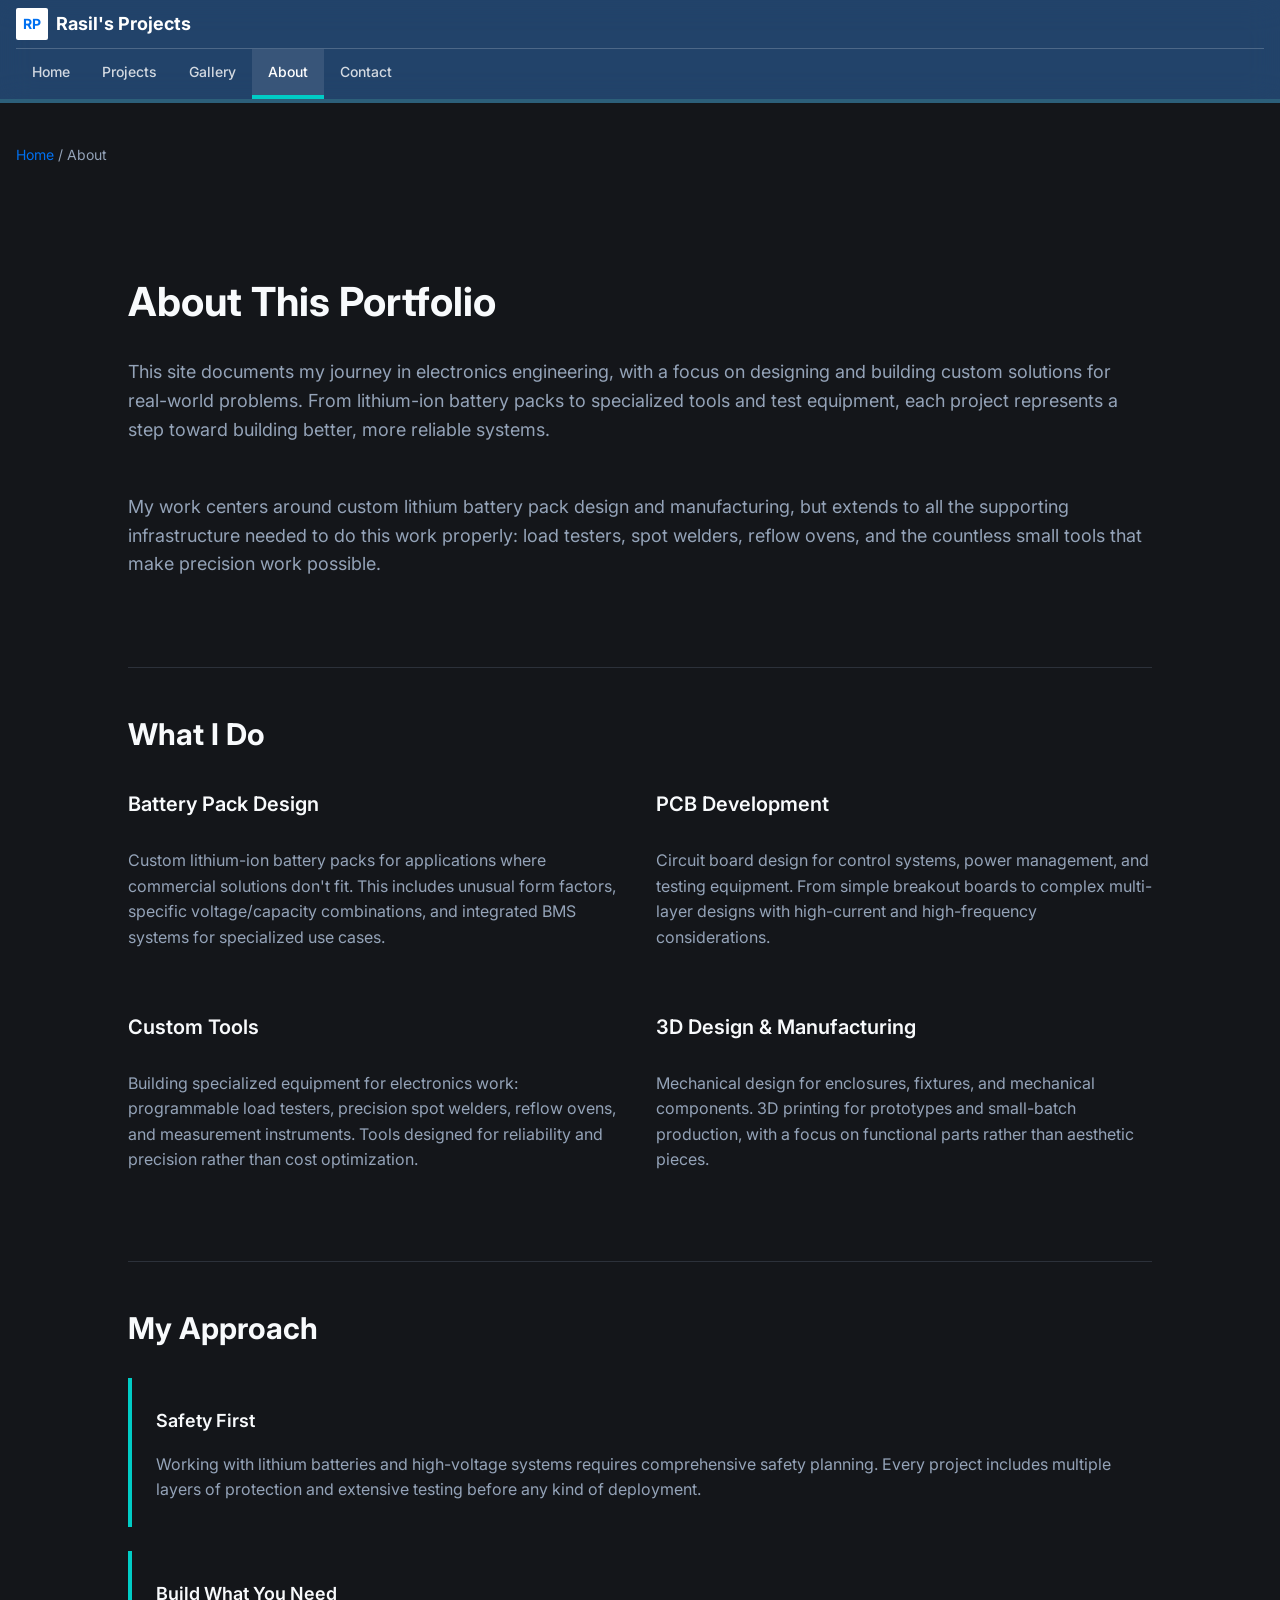
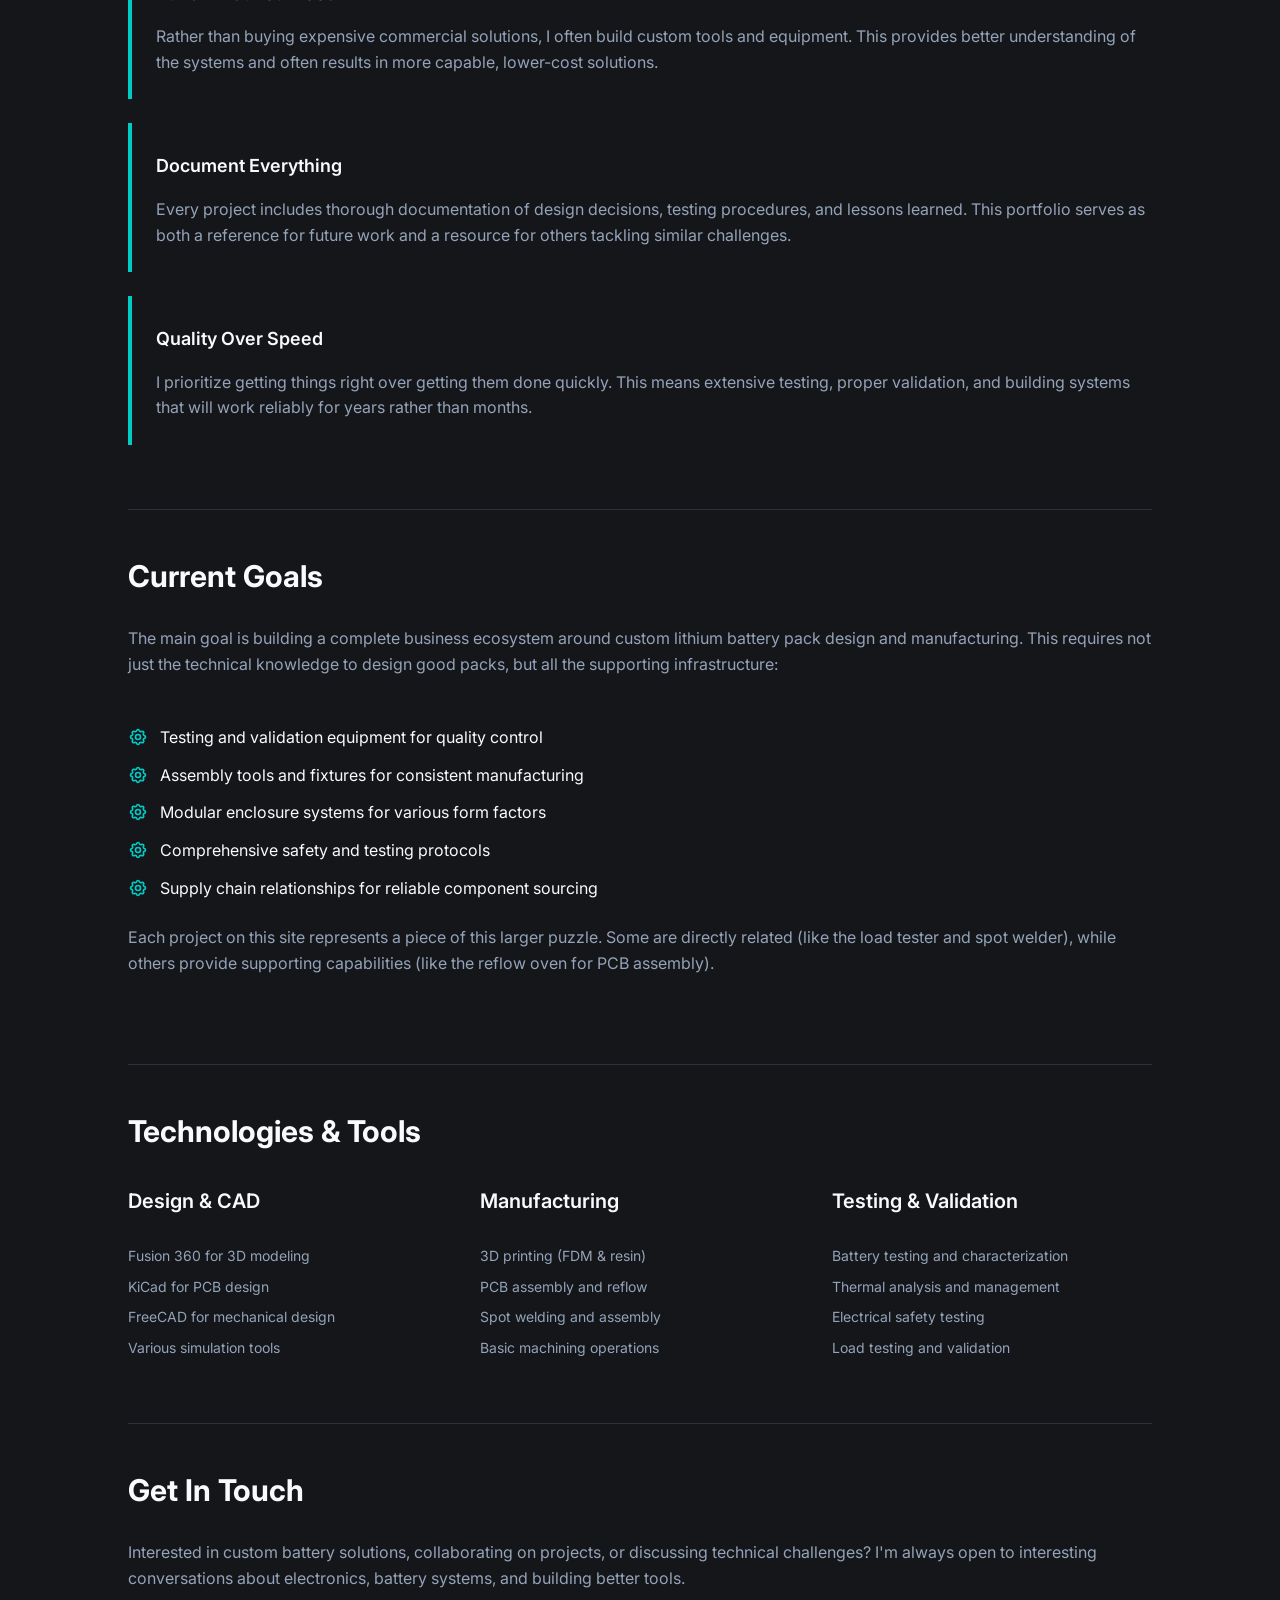
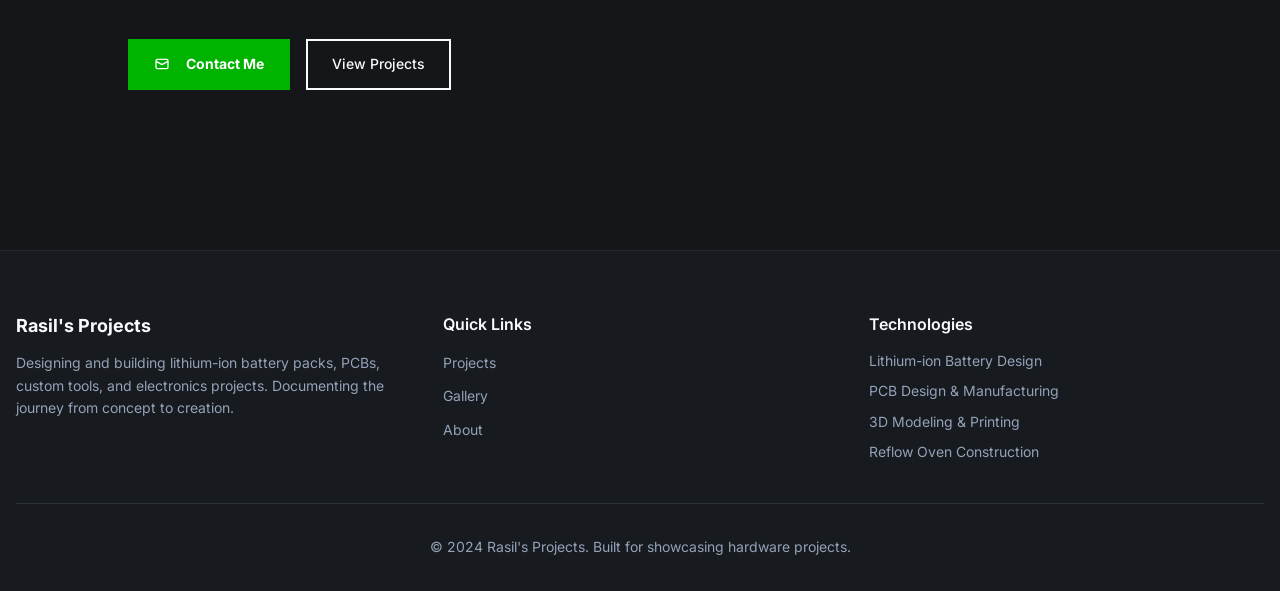
<file: about.html>
<!doctype html>
<html lang="en">
  <head>
    <meta charset="UTF-8" />
    <meta name="viewport" content="width=device-width, initial-scale=1.0" />
    <title>About - Rasil's Projects</title>
    <link rel="stylesheet" href="styles.css" />
    <link
      href="https://fonts.googleapis.com/css2?family=Inter:wght@400;500;600;700&display=swap"
      rel="stylesheet"
    />
  </head>
  <body>
    <!-- Header -->
    <header class="header">
      <div class="header-container">
        <div class="header-top">
          <a href="index.html" class="logo">
            <div class="logo-icon">RP</div>
            <span class="logo-text">Rasil's Projects</span>
          </a>
          <button class="mobile-menu" aria-label="Menu">
            <svg
              class="icon"
              fill="none"
              stroke="currentColor"
              viewBox="0 0 24 24"
            >
              <path
                stroke-linecap="round"
                stroke-linejoin="round"
                stroke-width="2"
                d="M4 6h16M4 12h16M4 18h16"
              ></path>
            </svg>
          </button>
        </div>
        <nav class="nav">
          <ul class="nav-list">
            <li><a href="index.html" class="nav-link">Home</a></li>
            <li><a href="projects.html" class="nav-link">Projects</a></li>
            <li><a href="gallery.html" class="nav-link">Gallery</a></li>
            <li><a href="about.html" class="nav-link active">About</a></li>
            <li><a href="contact.html" class="nav-link">Contact</a></li>
          </ul>
        </nav>
      </div>
    </header>

    <!-- Main Content -->
    <main class="main">
      <!-- Breadcrumb -->
      <nav class="breadcrumb">
        <a href="index.html">Home</a> / <span>About</span>
      </nav>

      <div class="about-content">
        <!-- Introduction -->
        <section class="about-section">
          <h1 class="page-title">About This Portfolio</h1>
          <div class="about-text">
            <p class="intro-text">
              This site documents my journey in electronics engineering, with a
              focus on designing and building custom solutions for real-world
              problems. From lithium-ion battery packs to specialized tools and
              test equipment, each project represents a step toward building
              better, more reliable systems.
            </p>

            <p class="intro-text">
              My work centers around custom lithium battery pack design and
              manufacturing, but extends to all the supporting infrastructure
              needed to do this work properly: load testers, spot welders,
              reflow ovens, and the countless small tools that make precision
              work possible.
            </p>
          </div>
        </section>

        <!-- What I Do -->
        <section class="about-section border-section">
          <h2 class="section-title">What I Do</h2>
          <div class="services-grid">
            <div class="service-item">
              <h3 class="service-title">Battery Pack Design</h3>
              <p class="service-text">
                Custom lithium-ion battery packs for applications where
                commercial solutions don't fit. This includes unusual form
                factors, specific voltage/capacity combinations, and integrated
                BMS systems for specialized use cases.
              </p>
            </div>

            <div class="service-item">
              <h3 class="service-title">PCB Development</h3>
              <p class="service-text">
                Circuit board design for control systems, power management, and
                testing equipment. From simple breakout boards to complex
                multi-layer designs with high-current and high-frequency
                considerations.
              </p>
            </div>

            <div class="service-item">
              <h3 class="service-title">Custom Tools</h3>
              <p class="service-text">
                Building specialized equipment for electronics work:
                programmable load testers, precision spot welders, reflow ovens,
                and measurement instruments. Tools designed for reliability and
                precision rather than cost optimization.
              </p>
            </div>

            <div class="service-item">
              <h3 class="service-title">3D Design & Manufacturing</h3>
              <p class="service-text">
                Mechanical design for enclosures, fixtures, and mechanical
                components. 3D printing for prototypes and small-batch
                production, with a focus on functional parts rather than
                aesthetic pieces.
              </p>
            </div>
          </div>
        </section>

        <!-- Approach -->
        <section class="about-section border-section">
          <h2 class="section-title">My Approach</h2>
          <div class="approach-list">
            <div class="approach-item">
              <h3 class="approach-title">Safety First</h3>
              <p class="approach-text">
                Working with lithium batteries and high-voltage systems requires
                comprehensive safety planning. Every project includes multiple
                layers of protection and extensive testing before any kind of
                deployment.
              </p>
            </div>

            <div class="approach-item">
              <h3 class="approach-title">Build What You Need</h3>
              <p class="approach-text">
                Rather than buying expensive commercial solutions, I often build
                custom tools and equipment. This provides better understanding
                of the systems and often results in more capable, lower-cost
                solutions.
              </p>
            </div>

            <div class="approach-item">
              <h3 class="approach-title">Document Everything</h3>
              <p class="approach-text">
                Every project includes thorough documentation of design
                decisions, testing procedures, and lessons learned. This
                portfolio serves as both a reference for future work and a
                resource for others tackling similar challenges.
              </p>
            </div>

            <div class="approach-item">
              <h3 class="approach-title">Quality Over Speed</h3>
              <p class="approach-text">
                I prioritize getting things right over getting them done
                quickly. This means extensive testing, proper validation, and
                building systems that will work reliably for years rather than
                months.
              </p>
            </div>
          </div>
        </section>

        <!-- Current Goals -->
        <section class="about-section border-section">
          <h2 class="section-title">Current Goals</h2>
          <div class="goals-content">
            <p class="goals-text">
              The main goal is building a complete business ecosystem around
              custom lithium battery pack design and manufacturing. This
              requires not just the technical knowledge to design good packs,
              but all the supporting infrastructure:
            </p>

            <ul class="goals-list">
              <li class="goal-item">
                <svg
                  class="goal-icon"
                  fill="none"
                  stroke="currentColor"
                  viewBox="0 0 24 24"
                >
                  <path
                    stroke-linecap="round"
                    stroke-linejoin="round"
                    stroke-width="2"
                    d="M10.325 4.317c.426-1.756 2.924-1.756 3.35 0a1.724 1.724 0 002.573 1.066c1.543-.94 3.31.826 2.37 2.37a1.724 1.724 0 001.065 2.572c1.756.426 1.756 2.924 0 3.35a1.724 1.724 0 00-1.066 2.573c.94 1.543-.826 3.31-2.37 2.37a1.724 1.724 0 00-2.572 1.065c-.426 1.756-2.924 1.756-3.35 0a1.724 1.724 0 00-2.573-1.066c-1.543.94-3.31-.826-2.37-2.37a1.724 1.724 0 00-1.065-2.572c-1.756-.426-1.756-2.924 0-3.35a1.724 1.724 0 001.066-2.573c-.94-1.543.826-3.31 2.37-2.37.996.608 2.296.07 2.572-1.065z"
                  ></path>
                  <path
                    stroke-linecap="round"
                    stroke-linejoin="round"
                    stroke-width="2"
                    d="M15 12a3 3 0 11-6 0 3 3 0 016 0z"
                  ></path>
                </svg>
                <span
                  >Testing and validation equipment for quality control</span
                >
              </li>
              <li class="goal-item">
                <svg
                  class="goal-icon"
                  fill="none"
                  stroke="currentColor"
                  viewBox="0 0 24 24"
                >
                  <path
                    stroke-linecap="round"
                    stroke-linejoin="round"
                    stroke-width="2"
                    d="M10.325 4.317c.426-1.756 2.924-1.756 3.35 0a1.724 1.724 0 002.573 1.066c1.543-.94 3.31.826 2.37 2.37a1.724 1.724 0 001.065 2.572c1.756.426 1.756 2.924 0 3.35a1.724 1.724 0 00-1.066 2.573c.94 1.543-.826 3.31-2.37 2.37a1.724 1.724 0 00-2.572 1.065c-.426 1.756-2.924 1.756-3.35 0a1.724 1.724 0 00-2.573-1.066c-1.543.94-3.31-.826-2.37-2.37a1.724 1.724 0 00-1.065-2.572c-1.756-.426-1.756-2.924 0-3.35a1.724 1.724 0 001.066-2.573c-.94-1.543.826-3.31 2.37-2.37.996.608 2.296.07 2.572-1.065z"
                  ></path>
                  <path
                    stroke-linecap="round"
                    stroke-linejoin="round"
                    stroke-width="2"
                    d="M15 12a3 3 0 11-6 0 3 3 0 016 0z"
                  ></path>
                </svg>
                <span
                  >Assembly tools and fixtures for consistent
                  manufacturing</span
                >
              </li>
              <li class="goal-item">
                <svg
                  class="goal-icon"
                  fill="none"
                  stroke="currentColor"
                  viewBox="0 0 24 24"
                >
                  <path
                    stroke-linecap="round"
                    stroke-linejoin="round"
                    stroke-width="2"
                    d="M10.325 4.317c.426-1.756 2.924-1.756 3.35 0a1.724 1.724 0 002.573 1.066c1.543-.94 3.31.826 2.37 2.37a1.724 1.724 0 001.065 2.572c1.756.426 1.756 2.924 0 3.35a1.724 1.724 0 00-1.066 2.573c.94 1.543-.826 3.31-2.37 2.37a1.724 1.724 0 00-2.572 1.065c-.426 1.756-2.924 1.756-3.35 0a1.724 1.724 0 00-2.573-1.066c-1.543.94-3.31-.826-2.37-2.37a1.724 1.724 0 00-1.065-2.572c-1.756-.426-1.756-2.924 0-3.35a1.724 1.724 0 001.066-2.573c-.94-1.543.826-3.31 2.37-2.37.996.608 2.296.07 2.572-1.065z"
                  ></path>
                  <path
                    stroke-linecap="round"
                    stroke-linejoin="round"
                    stroke-width="2"
                    d="M15 12a3 3 0 11-6 0 3 3 0 016 0z"
                  ></path>
                </svg>
                <span>Modular enclosure systems for various form factors</span>
              </li>
              <li class="goal-item">
                <svg
                  class="goal-icon"
                  fill="none"
                  stroke="currentColor"
                  viewBox="0 0 24 24"
                >
                  <path
                    stroke-linecap="round"
                    stroke-linejoin="round"
                    stroke-width="2"
                    d="M10.325 4.317c.426-1.756 2.924-1.756 3.35 0a1.724 1.724 0 002.573 1.066c1.543-.94 3.31.826 2.37 2.37a1.724 1.724 0 001.065 2.572c1.756.426 1.756 2.924 0 3.35a1.724 1.724 0 00-1.066 2.573c.94 1.543-.826 3.31-2.37 2.37a1.724 1.724 0 00-2.572 1.065c-.426 1.756-2.924 1.756-3.35 0a1.724 1.724 0 00-2.573-1.066c-1.543.94-3.31-.826-2.37-2.37a1.724 1.724 0 00-1.065-2.572c-1.756-.426-1.756-2.924 0-3.35a1.724 1.724 0 001.066-2.573c-.94-1.543.826-3.31 2.37-2.37.996.608 2.296.07 2.572-1.065z"
                  ></path>
                  <path
                    stroke-linecap="round"
                    stroke-linejoin="round"
                    stroke-width="2"
                    d="M15 12a3 3 0 11-6 0 3 3 0 016 0z"
                  ></path>
                </svg>
                <span>Comprehensive safety and testing protocols</span>
              </li>
              <li class="goal-item">
                <svg
                  class="goal-icon"
                  fill="none"
                  stroke="currentColor"
                  viewBox="0 0 24 24"
                >
                  <path
                    stroke-linecap="round"
                    stroke-linejoin="round"
                    stroke-width="2"
                    d="M10.325 4.317c.426-1.756 2.924-1.756 3.35 0a1.724 1.724 0 002.573 1.066c1.543-.94 3.31.826 2.37 2.37a1.724 1.724 0 001.065 2.572c1.756.426 1.756 2.924 0 3.35a1.724 1.724 0 00-1.066 2.573c.94 1.543-.826 3.31-2.37 2.37a1.724 1.724 0 00-2.572 1.065c-.426 1.756-2.924 1.756-3.35 0a1.724 1.724 0 00-2.573-1.066c-1.543.94-3.31-.826-2.37-2.37a1.724 1.724 0 00-1.065-2.572c-1.756-.426-1.756-2.924 0-3.35a1.724 1.724 0 001.066-2.573c-.94-1.543.826-3.31 2.37-2.37.996.608 2.296.07 2.572-1.065z"
                  ></path>
                  <path
                    stroke-linecap="round"
                    stroke-linejoin="round"
                    stroke-width="2"
                    d="M15 12a3 3 0 11-6 0 3 3 0 016 0z"
                  ></path>
                </svg>
                <span
                  >Supply chain relationships for reliable component
                  sourcing</span
                >
              </li>
            </ul>

            <p class="goals-text">
              Each project on this site represents a piece of this larger
              puzzle. Some are directly related (like the load tester and spot
              welder), while others provide supporting capabilities (like the
              reflow oven for PCB assembly).
            </p>
          </div>
        </section>

        <!-- Technologies -->
        <section class="about-section border-section">
          <h2 class="section-title">Technologies & Tools</h2>
          <div class="tech-grid">
            <div class="tech-category">
              <h3 class="tech-title">Design & CAD</h3>
              <ul class="tech-list">
                <li>Fusion 360 for 3D modeling</li>
                <li>KiCad for PCB design</li>
                <li>FreeCAD for mechanical design</li>
                <li>Various simulation tools</li>
              </ul>
            </div>

            <div class="tech-category">
              <h3 class="tech-title">Manufacturing</h3>
              <ul class="tech-list">
                <li>3D printing (FDM & resin)</li>
                <li>PCB assembly and reflow</li>
                <li>Spot welding and assembly</li>
                <li>Basic machining operations</li>
              </ul>
            </div>

            <div class="tech-category">
              <h3 class="tech-title">Testing & Validation</h3>
              <ul class="tech-list">
                <li>Battery testing and characterization</li>
                <li>Thermal analysis and management</li>
                <li>Electrical safety testing</li>
                <li>Load testing and validation</li>
              </ul>
            </div>
          </div>
        </section>

        <!-- Contact -->
        <section class="about-section border-section">
          <h2 class="section-title">Get In Touch</h2>
          <div class="contact-content">
            <p class="contact-text">
              Interested in custom battery solutions, collaborating on projects,
              or discussing technical challenges? I'm always open to interesting
              conversations about electronics, battery systems, and building
              better tools.
            </p>

            <div class="contact-buttons">
              <a href="contact.html" class="btn btn-govuk">
                <svg
                  class="icon icon-mr"
                  fill="none"
                  stroke="currentColor"
                  viewBox="0 0 24 24"
                >
                  <path
                    stroke-linecap="round"
                    stroke-linejoin="round"
                    stroke-width="2"
                    d="M3 8l7.89 4.26a2 2 0 002.22 0L21 8M5 19h14a2 2 0 002-2V7a2 2 0 00-2-2H5a2 2 0 00-2 2v10a2 2 0 002 2z"
                  ></path>
                </svg>
                Contact Me
              </a>
              <a href="projects.html" class="btn btn-outline">View Projects</a>
            </div>
          </div>
        </section>
      </div>
    </main>

    <!-- Footer -->
    <footer class="footer">
      <div class="footer-container">
        <div class="footer-grid">
          <div class="footer-section">
            <h3 class="footer-title">Rasil's Projects</h3>
            <p class="footer-description">
              Designing and building lithium-ion battery packs, PCBs, custom
              tools, and electronics projects. Documenting the journey from
              concept to creation.
            </p>
          </div>

          <div class="footer-section">
            <h4 class="footer-heading">Quick Links</h4>
            <ul class="footer-links">
              <li><a href="projects.html">Projects</a></li>
              <li><a href="gallery.html">Gallery</a></li>
              <li><a href="about.html">About</a></li>
            </ul>
          </div>

          <div class="footer-section">
            <h4 class="footer-heading">Technologies</h4>
            <ul class="footer-tech">
              <li>Lithium-ion Battery Design</li>
              <li>PCB Design & Manufacturing</li>
              <li>3D Modeling & Printing</li>
              <li>Reflow Oven Construction</li>
            </ul>
          </div>
        </div>

        <div class="footer-bottom">
          <p class="footer-copyright">
            © 2024 Rasil's Projects. Built for showcasing hardware projects.
          </p>
        </div>
      </div>
    </footer>

    <script src="script.js"></script>
  </body>
</html>
</file>
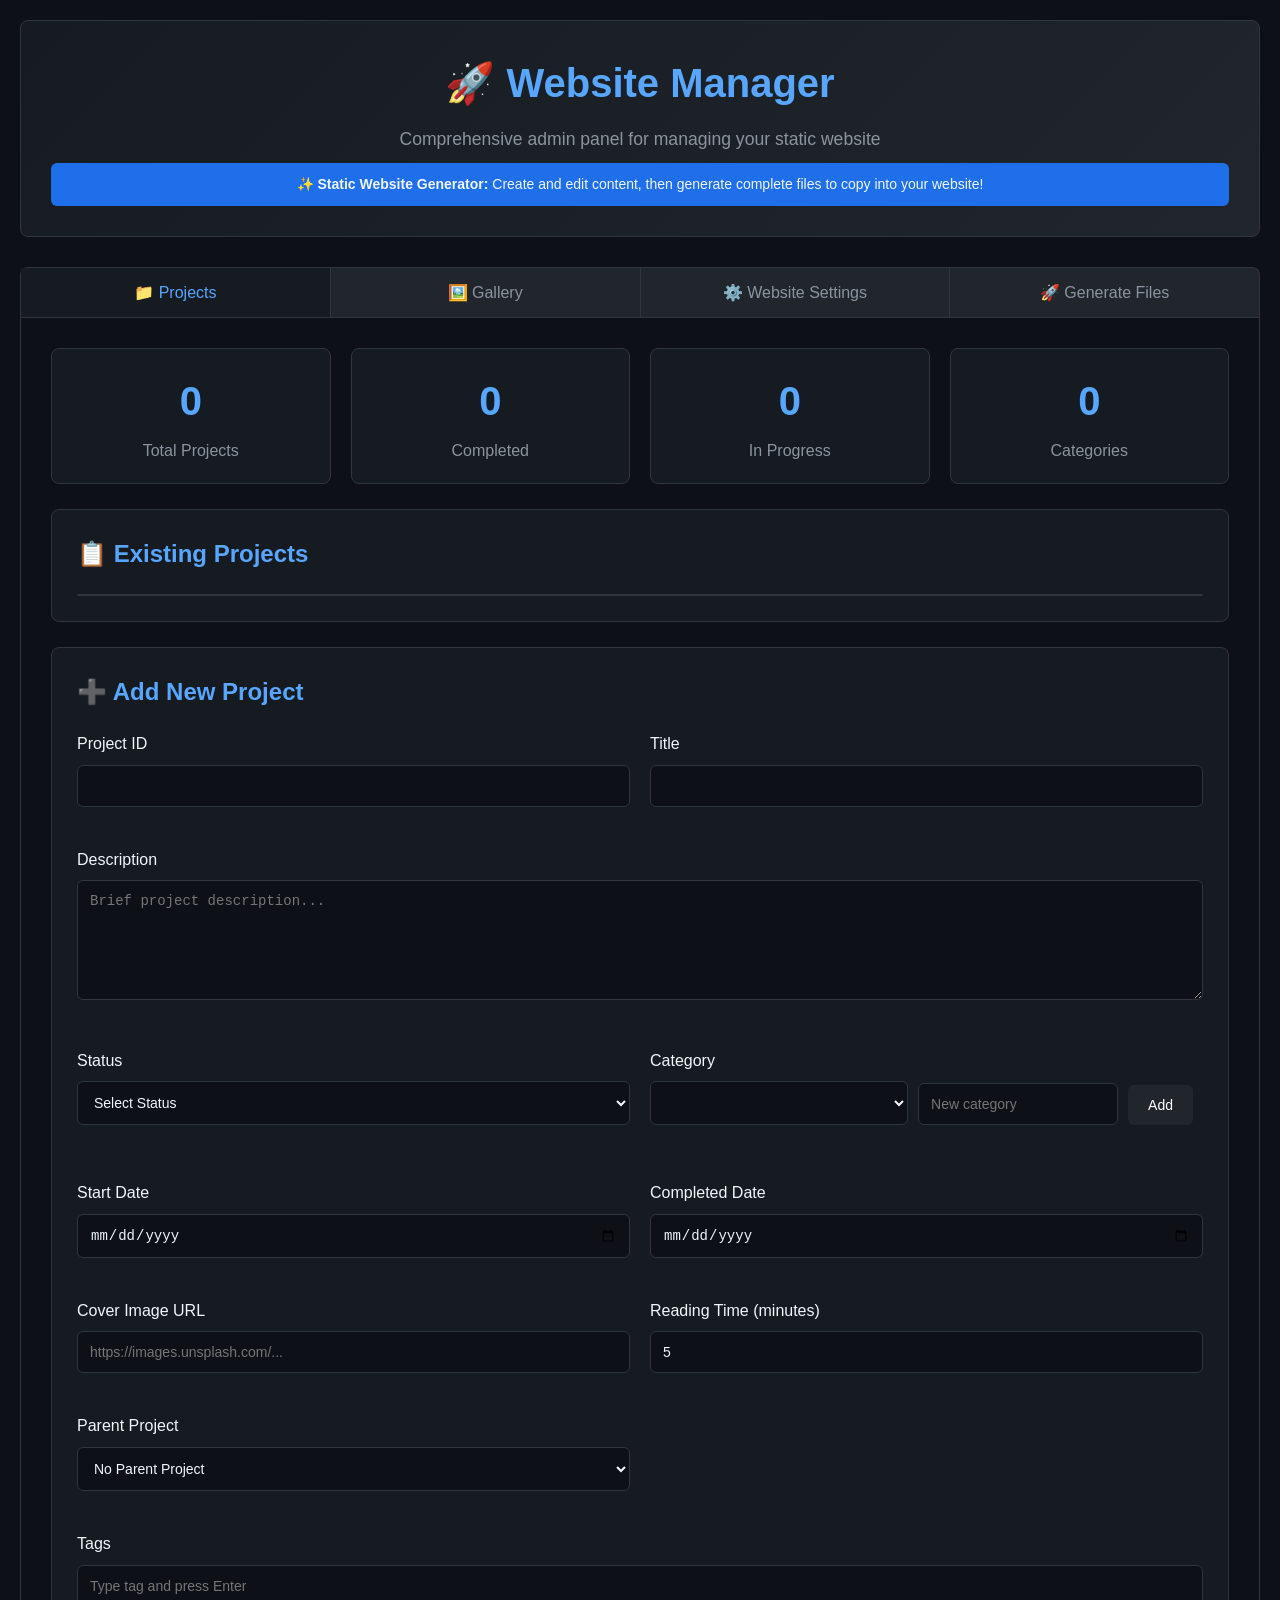
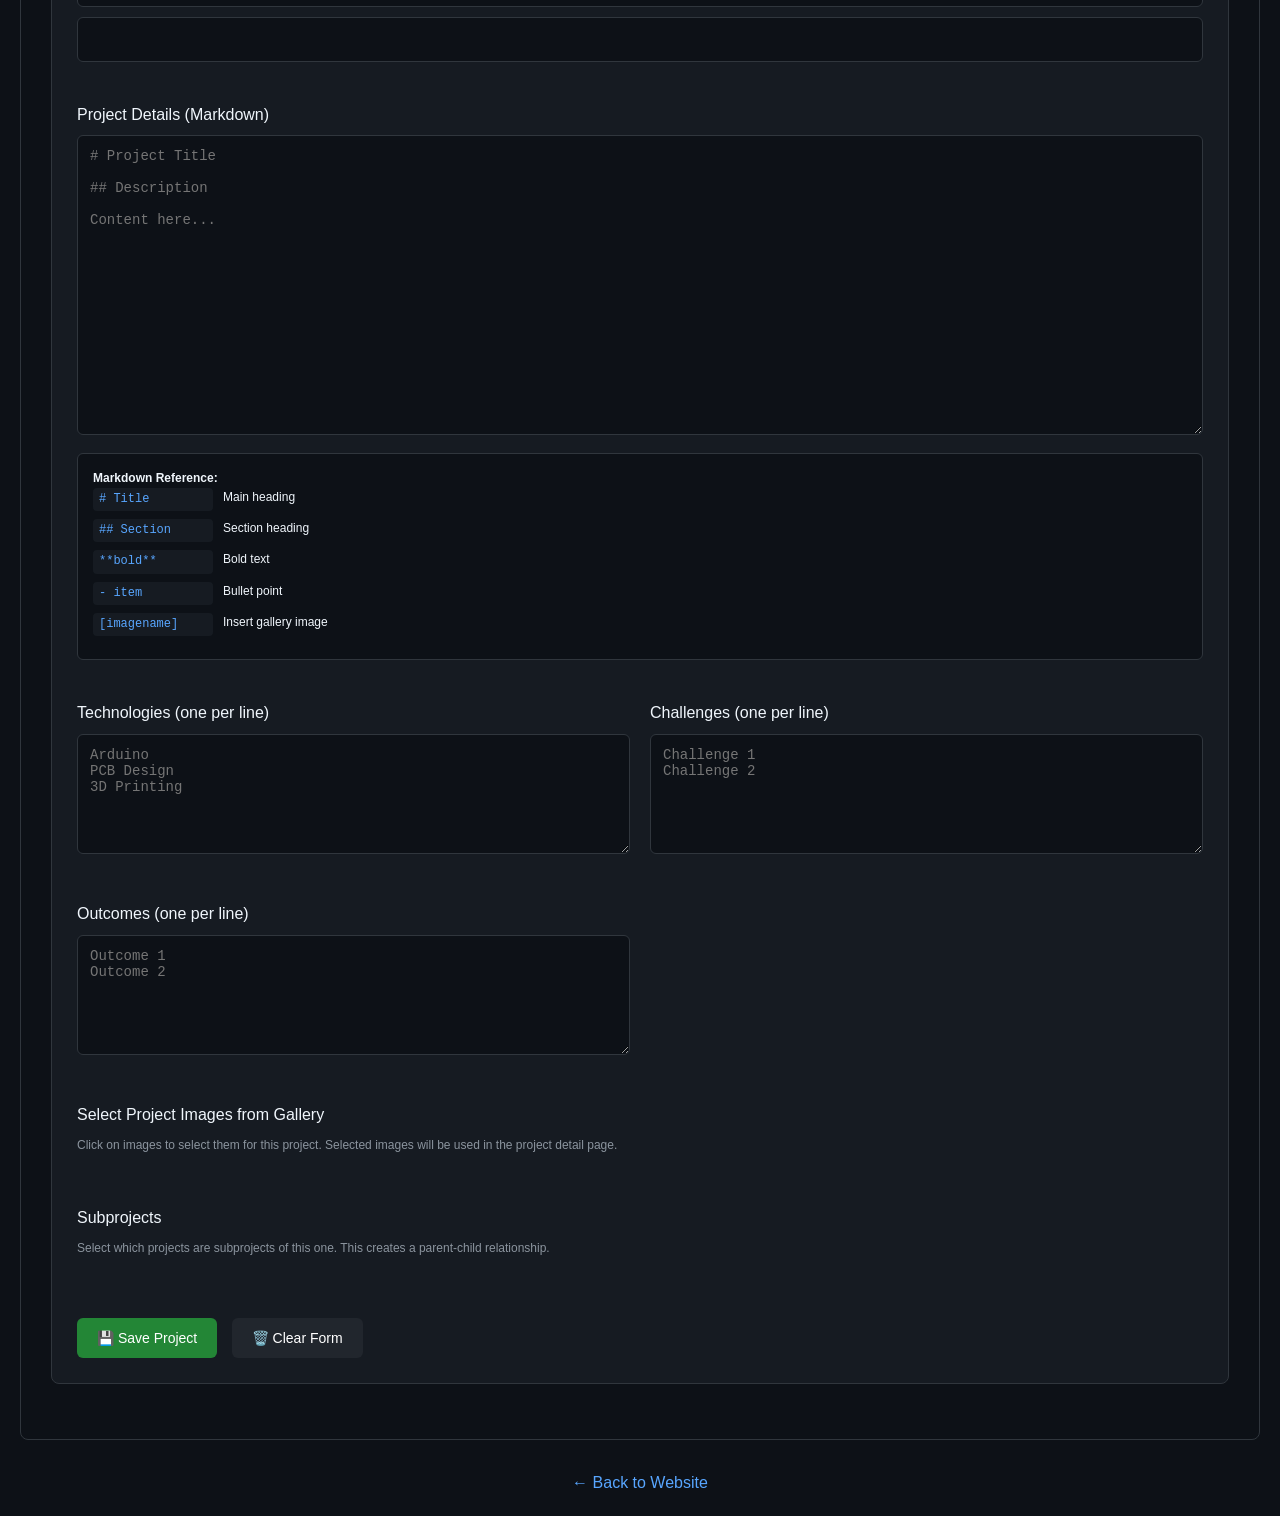
<file: admin.html>
<!doctype html>
<html lang="en">
  <head>
    <meta charset="UTF-8" />
    <meta name="viewport" content="width=device-width, initial-scale=1.0" />
    <title>Website Manager - Admin Panel</title>
    <style>
      * {
        margin: 0;
        padding: 0;
        box-sizing: border-box;
      }
      body {
        font-family:
          -apple-system, BlinkMacSystemFont, "Segoe UI", Arial, sans-serif;
        background: #0d1117;
        color: #f0f6fc;
        line-height: 1.6;
      }
      .container {
        max-width: 1400px;
        margin: 0 auto;
        padding: 20px;
      }
      .header {
        background: linear-gradient(135deg, #161b22 0%, #21262d 100%);
        border: 1px solid #30363d;
        border-radius: 8px;
        padding: 30px;
        margin-bottom: 30px;
        text-align: center;
      }
      .header h1 {
        color: #58a6ff;
        font-size: 2.5em;
        margin-bottom: 10px;
      }
      .header p {
        color: #8b949e;
        font-size: 1.1em;
      }

      .tabs {
        display: flex;
        background: #21262d;
        border-radius: 8px 8px 0 0;
        border: 1px solid #30363d;
        border-bottom: none;
      }
      .tab {
        flex: 1;
        padding: 15px 20px;
        background: none;
        border: none;
        color: #8b949e;
        cursor: pointer;
        font-size: 16px;
        transition: all 0.2s;
        border-right: 1px solid #30363d;
      }
      .tab:last-child {
        border-right: none;
      }
      .tab.active,
      .tab:hover {
        background: #161b22;
        color: #58a6ff;
      }

      .tab-content {
        background: #0d1117;
        border: 1px solid #30363d;
        border-radius: 0 0 8px 8px;
        padding: 30px;
        display: none;
      }
      .tab-content.active {
        display: block;
      }

      .section {
        background: #161b22;
        border: 1px solid #30363d;
        border-radius: 8px;
        padding: 25px;
        margin-bottom: 25px;
      }
      .section h2 {
        color: #58a6ff;
        margin-bottom: 20px;
        font-size: 1.5em;
        display: flex;
        align-items: center;
        gap: 10px;
      }

      .form-grid {
        display: grid;
        grid-template-columns: 1fr 1fr;
        gap: 20px;
      }
      .form-group {
        margin-bottom: 20px;
      }
      .form-group.full-width {
        grid-column: 1 / -1;
      }

      label {
        display: block;
        margin-bottom: 8px;
        color: #f0f6fc;
        font-weight: 500;
      }
      input,
      textarea,
      select {
        width: 100%;
        padding: 12px;
        background: #0d1117;
        border: 1px solid #30363d;
        border-radius: 6px;
        color: #f0f6fc;
        font-size: 14px;
        transition: border-color 0.2s;
      }
      input:focus,
      textarea:focus,
      select:focus {
        outline: none;
        border-color: #58a6ff;
        box-shadow: 0 0 0 3px rgba(88, 166, 255, 0.1);
      }
      textarea {
        min-height: 120px;
        resize: vertical;
        font-family: "Courier New", monospace;
      }
      .textarea-large {
        min-height: 300px;
      }

      .btn {
        background: #238636;
        color: white;
        border: none;
        padding: 12px 20px;
        border-radius: 6px;
        cursor: pointer;
        font-size: 14px;
        font-weight: 500;
        transition: all 0.2s;
        margin-right: 10px;
        display: inline-flex;
        align-items: center;
        gap: 8px;
      }
      .btn:hover {
        background: #2ea043;
        transform: translateY(-1px);
      }
      .btn-danger {
        background: #da3633;
      }
      .btn-danger:hover {
        background: #f85149;
      }
      .btn-secondary {
        background: #21262d;
      }
      .btn-secondary:hover {
        background: #30363d;
      }

      .item-list {
        background: #0d1117;
        border: 1px solid #30363d;
        border-radius: 6px;
        max-height: 400px;
        overflow-y: auto;
      }
      .item {
        padding: 15px;
        border-bottom: 1px solid #21262d;
        display: flex;
        justify-content: space-between;
        align-items: center;
        transition: background 0.2s;
      }
      .item:hover {
        background: #161b22;
      }
      .item:last-child {
        border-bottom: none;
      }
      .item-info h3 {
        color: #f0f6fc;
        margin-bottom: 5px;
      }
      .item-info p {
        color: #8b949e;
        font-size: 13px;
      }
      .item-actions {
        display: flex;
        gap: 8px;
      }

      .stats {
        display: grid;
        grid-template-columns: repeat(auto-fit, minmax(150px, 1fr));
        gap: 20px;
        margin-bottom: 25px;
      }
      .stat-card {
        background: #161b22;
        border: 1px solid #30363d;
        padding: 20px;
        border-radius: 8px;
        text-align: center;
      }
      .stat-number {
        font-size: 2.5em;
        color: #58a6ff;
        font-weight: bold;
      }
      .stat-label {
        color: #8b949e;
        margin-top: 5px;
      }

      .tag-input-container {
        display: flex;
        flex-wrap: wrap;
        gap: 8px;
        margin-top: 10px;
        padding: 10px;
        background: #0d1117;
        border: 1px solid #30363d;
        border-radius: 6px;
        min-height: 45px;
      }
      .tag {
        background: #1f6feb;
        color: white;
        padding: 4px 12px;
        border-radius: 20px;
        font-size: 12px;
        display: flex;
        align-items: center;
        gap: 6px;
      }
      .tag .remove {
        cursor: pointer;
        font-weight: bold;
        opacity: 0.7;
      }
      .tag .remove:hover {
        opacity: 1;
      }

      .success-message {
        background: #238636;
        color: white;
        padding: 12px 20px;
        border-radius: 6px;
        margin-bottom: 20px;
        display: none;
      }
      .error-message {
        background: #da3633;
        color: white;
        padding: 12px 20px;
        border-radius: 6px;
        margin-bottom: 20px;
        display: none;
      }

      .code-output {
        background: #0d1117;
        border: 1px solid #30363d;
        border-radius: 6px;
        padding: 20px;
        font-family: "Courier New", monospace;
        font-size: 12px;
        white-space: pre-wrap;
        max-height: 400px;
        overflow-y: auto;
        margin-top: 10px;
      }

      .markdown-guide {
        background: #0d1117;
        border: 1px solid #30363d;
        border-radius: 6px;
        padding: 15px;
        margin-top: 10px;
        font-size: 12px;
      }
      .guide-item {
        display: grid;
        grid-template-columns: 120px 1fr;
        gap: 10px;
        margin-bottom: 8px;
      }
      .guide-syntax {
        font-family: "Courier New", monospace;
        color: #58a6ff;
        background: #161b22;
        padding: 2px 6px;
        border-radius: 4px;
      }

      .preview-section {
        background: #0d1117;
        border: 1px solid #30363d;
        border-radius: 6px;
        padding: 20px;
        margin-top: 20px;
      }

      .category-manager {
        display: flex;
        gap: 10px;
        align-items: end;
        margin-bottom: 15px;
      }
      .category-manager input {
        flex: 1;
      }

      .back-link {
        text-align: center;
        margin-top: 30px;
      }
      .back-link a {
        color: #58a6ff;
        text-decoration: none;
        font-size: 16px;
      }
      .back-link a:hover {
        text-decoration: underline;
      }
    </style>
  </head>
  <body>
    <div class="container">
      <div class="header">
        <h1>🚀 Website Manager</h1>
        <p>Comprehensive admin panel for managing your static website</p>
        <div
          style="
            margin-top: 10px;
            padding: 10px;
            background: #1f6feb;
            border-radius: 6px;
            font-size: 14px;
          "
        >
          ✨ <strong>Static Website Generator:</strong> Create and edit content,
          then generate complete files to copy into your website!
        </div>
      </div>

      <div class="success-message" id="successMessage"></div>
      <div class="error-message" id="errorMessage"></div>

      <div class="tabs">
        <button class="tab active" onclick="switchTab('projects')">
          📁 Projects
        </button>
        <button class="tab" onclick="switchTab('gallery')">🖼️ Gallery</button>
        <button class="tab" onclick="switchTab('settings')">
          ⚙️ Website Settings
        </button>
        <button class="tab" onclick="switchTab('generate')">
          🚀 Generate Files
        </button>
      </div>

      <!-- Projects Tab -->
      <div id="projects-tab" class="tab-content active">
        <!-- Stats -->
        <div class="stats">
          <div class="stat-card">
            <div class="stat-number" id="totalProjects">0</div>
            <div class="stat-label">Total Projects</div>
          </div>
          <div class="stat-card">
            <div class="stat-number" id="completedProjects">0</div>
            <div class="stat-label">Completed</div>
          </div>
          <div class="stat-card">
            <div class="stat-number" id="activeProjects">0</div>
            <div class="stat-label">In Progress</div>
          </div>
          <div class="stat-card">
            <div class="stat-number" id="projectCategories">0</div>
            <div class="stat-label">Categories</div>
          </div>
        </div>

        <!-- Existing Projects -->
        <div class="section">
          <h2>📋 Existing Projects</h2>
          <div id="projectsList" class="item-list"></div>
        </div>

        <!-- Project Form -->
        <div class="section">
          <h2 id="projectFormTitle">➕ Add New Project</h2>
          <form id="projectForm">
            <div class="form-grid">
              <div class="form-group">
                <label for="projectId">Project ID</label>
                <input type="text" id="projectId" required />
              </div>
              <div class="form-group">
                <label for="projectTitle">Title</label>
                <input type="text" id="projectTitle" required />
              </div>
              <div class="form-group full-width">
                <label for="projectDescription">Description</label>
                <textarea
                  id="projectDescription"
                  required
                  placeholder="Brief project description..."
                ></textarea>
              </div>
              <div class="form-group">
                <label for="projectStatus">Status</label>
                <select id="projectStatus" required>
                  <option value="">Select Status</option>
                  <option value="planning">Planning</option>
                  <option value="in-progress">In Progress</option>
                  <option value="completed">Completed</option>
                  <option value="paused">Paused</option>
                  <option value="cancelled">Cancelled</option>
                </select>
              </div>
              <div class="form-group">
                <label for="projectCategory">Category</label>
                <div class="category-manager">
                  <select id="projectCategory" required></select>
                  <input
                    type="text"
                    id="newCategoryInput"
                    placeholder="New category"
                    style="min-width: 200px"
                  />
                  <button
                    type="button"
                    class="btn btn-secondary"
                    onclick="addCategory()"
                  >
                    Add
                  </button>
                </div>
              </div>
              <div class="form-group">
                <label for="projectStartDate">Start Date</label>
                <input type="date" id="projectStartDate" required />
              </div>
              <div class="form-group">
                <label for="projectCompletedDate">Completed Date</label>
                <input type="date" id="projectCompletedDate" />
              </div>
              <div class="form-group">
                <label for="projectCoverImage">Cover Image URL</label>
                <input
                  type="url"
                  id="projectCoverImage"
                  placeholder="https://images.unsplash.com/..."
                />
              </div>
              <div class="form-group">
                <label for="projectReadingTime">Reading Time (minutes)</label>
                <input
                  type="number"
                  id="projectReadingTime"
                  min="1"
                  max="60"
                  value="5"
                />
              </div>
              <div class="form-group">
                <label for="projectParent">Parent Project</label>
                <select id="projectParent">
                  <option value="">No Parent Project</option>
                </select>
              </div>
              <div class="form-group full-width">
                <label for="projectTags">Tags</label>
                <input
                  type="text"
                  id="projectTagInput"
                  placeholder="Type tag and press Enter"
                />
                <div
                  id="projectTagsContainer"
                  class="tag-input-container"
                ></div>
              </div>
              <div class="form-group full-width">
                <label for="projectDetails">Project Details (Markdown)</label>
                <textarea
                  id="projectDetails"
                  class="textarea-large"
                  placeholder="# Project Title&#10;&#10;## Description&#10;&#10;Content here..."
                ></textarea>
                <div class="markdown-guide">
                  <strong>Markdown Reference:</strong>
                  <div class="guide-item">
                    <span class="guide-syntax"># Title</span>
                    <span>Main heading</span>
                  </div>
                  <div class="guide-item">
                    <span class="guide-syntax">## Section</span>
                    <span>Section heading</span>
                  </div>
                  <div class="guide-item">
                    <span class="guide-syntax">**bold**</span>
                    <span>Bold text</span>
                  </div>
                  <div class="guide-item">
                    <span class="guide-syntax">- item</span>
                    <span>Bullet point</span>
                  </div>
                  <div class="guide-item">
                    <span class="guide-syntax">[imagename]</span>
                    <span>Insert gallery image</span>
                  </div>
                </div>
              </div>
              <div class="form-group">
                <label for="projectTechnologies"
                  >Technologies (one per line)</label
                >
                <textarea
                  id="projectTechnologies"
                  placeholder="Arduino&#10;PCB Design&#10;3D Printing"
                ></textarea>
              </div>
              <div class="form-group">
                <label for="projectChallenges">Challenges (one per line)</label>
                <textarea
                  id="projectChallenges"
                  placeholder="Challenge 1&#10;Challenge 2"
                ></textarea>
              </div>
              <div class="form-group">
                <label for="projectOutcomes">Outcomes (one per line)</label>
                <textarea
                  id="projectOutcomes"
                  placeholder="Outcome 1&#10;Outcome 2"
                ></textarea>
              </div>
              <div class="form-group full-width">
                <label>Select Project Images from Gallery</label>
                <p style="font-size: 12px; color: #8b949e; margin-bottom: 10px">
                  Click on images to select them for this project. Selected
                  images will be used in the project detail page.
                </p>
                <div id="projectImageSelector" class="gallery-selector"></div>
              </div>
              <div class="form-group full-width">
                <label>Subprojects</label>
                <p style="font-size: 12px; color: #8b949e; margin-bottom: 10px">
                  Select which projects are subprojects of this one. This
                  creates a parent-child relationship.
                </p>
                <div id="subprojectsSelector"></div>
              </div>
            </div>
            <div style="margin-top: 30px">
              <button type="submit" class="btn">💾 Save Project</button>
              <button
                type="button"
                class="btn btn-secondary"
                onclick="clearProjectForm()"
              >
                🗑️ Clear Form
              </button>
            </div>
          </form>
        </div>
      </div>

      <!-- Gallery Tab -->
      <div id="gallery-tab" class="tab-content">
        <!-- Gallery Stats -->
        <div class="stats">
          <div class="stat-card">
            <div class="stat-number" id="totalImages">0</div>
            <div class="stat-label">Total Images</div>
          </div>
          <div class="stat-card">
            <div class="stat-number" id="imageCategories">0</div>
            <div class="stat-label">Categories</div>
          </div>
          <div class="stat-card">
            <div class="stat-number" id="imageTags">0</div>
            <div class="stat-label">Unique Tags</div>
          </div>
          <div class="stat-card">
            <div class="stat-number" id="linkedImages">0</div>
            <div class="stat-label">Linked to Projects</div>
          </div>
        </div>

        <!-- Existing Images -->
        <div class="section">
          <h2>🖼️ Existing Gallery Images</h2>
          <div id="imagesList" class="item-list"></div>
        </div>

        <!-- Image Form -->
        <div class="section">
          <h2 id="imageFormTitle">➕ Add New Image</h2>
          <form id="imageForm">
            <div class="form-grid">
              <div class="form-group">
                <label for="imageId">Image ID</label>
                <input type="text" id="imageId" required />
              </div>
              <div class="form-group">
                <label for="imageTitle">Title</label>
                <input type="text" id="imageTitle" required />
              </div>
              <div class="form-group full-width">
                <label for="imageDescription">Description</label>
                <textarea id="imageDescription" required></textarea>
              </div>
              <div class="form-group">
                <label for="imageCategory">Category</label>
                <div class="category-manager">
                  <select id="imageCategory" required></select>
                  <input
                    type="text"
                    id="newImageCategoryInput"
                    placeholder="New category"
                    style="min-width: 200px"
                  />
                  <button
                    type="button"
                    class="btn btn-secondary"
                    onclick="addImageCategory()"
                  >
                    Add
                  </button>
                </div>
              </div>
              <div class="form-group">
                <label for="imageProject">Associated Project</label>
                <select id="imageProject">
                  <option value="">No Project Association</option>
                </select>
              </div>
              <div class="form-group full-width">
                <label for="imageUrl">Image URL</label>
                <input
                  type="url"
                  id="imageUrl"
                  required
                  placeholder="https://images.unsplash.com/..."
                />
              </div>
              <div class="form-group full-width">
                <label for="imageTags">Tags</label>
                <input
                  type="text"
                  id="imageTagInput"
                  placeholder="Type tag and press Enter"
                />
                <div id="imageTagsContainer" class="tag-input-container"></div>
              </div>
            </div>
            <div style="margin-top: 30px">
              <button type="submit" class="btn">💾 Save Image</button>
              <button
                type="button"
                class="btn btn-secondary"
                onclick="clearImageForm()"
              >
                🗑️ Clear Form
              </button>
            </div>
          </form>
        </div>
      </div>

      <!-- Website Settings Tab -->
      <div id="settings-tab" class="tab-content">
        <div class="section">
          <h2>⚙️ Website Settings</h2>
          <p>
            Configure your website's global settings, branding, and metadata.
          </p>

          <form id="settingsForm">
            <div class="form-grid">
              <div class="form-group">
                <label for="siteName">Site Name</label>
                <input type="text" id="siteName" required />
              </div>
              <div class="form-group">
                <label for="authorName">Author Name</label>
                <input type="text" id="authorName" required />
              </div>
              <div class="form-group full-width">
                <label for="siteDescription">Site Description</label>
                <textarea id="siteDescription" required></textarea>
              </div>
              <div class="form-group">
                <label for="logoText">Logo Text</label>
                <input type="text" id="logoText" required />
              </div>
              <div class="form-group">
                <label for="copyrightYear">Copyright Year</label>
                <input type="text" id="copyrightYear" required />
              </div>
              <div class="form-group full-width">
                <label for="footerText">Footer Text</label>
                <input type="text" id="footerText" required />
              </div>
              <div class="form-group full-width">
                <label for="metaKeywords">Meta Keywords (SEO)</label>
                <input
                  type="text"
                  id="metaKeywords"
                  placeholder="electronics, battery, PCB, engineering, projects"
                />
              </div>
              <div class="form-group">
                <label for="primaryColor">Primary Color</label>
                <input type="color" id="primaryColor" />
              </div>
              <div class="form-group">
                <label for="accentColor">Accent Color</label>
                <input type="color" id="accentColor" />
              </div>
            </div>
            <div style="margin-top: 30px">
              <button type="submit" class="btn">💾 Save Settings</button>
            </div>
          </form>
        </div>

        <div class="section">
          <h2>📂 Data Management</h2>
          <p>Backup, restore, or reset your website data.</p>

          <div class="form-grid" style="margin-top: 20px">
            <div class="form-group">
              <label>Backup Current Data</label>
              <button class="btn" onclick="backupData()">
                💾 Download Backup
              </button>
            </div>
            <div class="form-group">
              <label>Reset All Data</label>
              <button class="btn btn-danger" onclick="resetAllData()">
                🗑️ Reset Everything
              </button>
            </div>
          </div>
        </div>
      </div>

      <!-- Generate Files Tab -->
      <div id="generate-tab" class="tab-content">
        <div class="section">
          <h2>🚀 Generate Website Files</h2>
          <p>
            Generate complete HTML and JavaScript files with your current data.
            Copy and paste these files to update your website.
          </p>

          <div
            style="
              margin: 20px 0;
              padding: 15px;
              background: #1f6feb;
              border-radius: 6px;
            "
          >
            <h3 style="margin: 0 0 10px 0; color: white">
              📥 Read Existing Files
            </h3>
            <p
              style="
                margin: 0 0 15px 0;
                color: rgba(255, 255, 255, 0.9);
                font-size: 14px;
              "
            >
              Load projects and gallery data from your existing website files
              (project-detail.js and gallery.js).
            </p>
            <button
              class="btn"
              onclick="readExistingFiles()"
              style="
                background: rgba(255, 255, 255, 0.2);
                border: 1px solid rgba(255, 255, 255, 0.3);
              "
            >
              📄 Read From Website Files
            </button>
          </div>
        </div>

        <!-- Projects HTML Generation -->
        <div class="section">
          <h2>📄 Projects Page</h2>
          <p>
            Generate the complete projects.html file with all your project data.
          </p>
          <button class="btn" onclick="generateProjectsHTML()">
            🔧 Generate projects.html
          </button>
        </div>

        <div class="section" id="projectsHTMLSection" style="display: none">
          <h2>📋 Generated projects.html</h2>
          <p>Copy this code and save it as <code>projects.html</code>:</p>
          <div id="projectsHTMLOutput" class="code-output"></div>
          <button class="btn" onclick="copyToClipboard('projectsHTMLOutput')">
            📋 Copy to Clipboard
          </button>
        </div>

        <!-- Gallery HTML Generation -->
        <div class="section">
          <h2>🖼️ Gallery Page</h2>
          <p>
            Generate the complete gallery.html file with all your gallery data.
          </p>
          <button class="btn" onclick="generateGalleryHTML()">
            🔧 Generate gallery.html
          </button>
        </div>

        <div class="section" id="galleryHTMLSection" style="display: none">
          <h2>📋 Generated gallery.html</h2>
          <p>Copy this code and save it as <code>gallery.html</code>:</p>
          <div id="galleryHTMLOutput" class="code-output"></div>
          <button class="btn" onclick="copyToClipboard('galleryHTMLOutput')">
            📋 Copy to Clipboard
          </button>
        </div>

        <!-- Project Detail JS Generation -->
        <div class="section">
          <h2>⚙️ Project Detail JavaScript</h2>
          <p>Generate the project-detail.js file with your project data.</p>
          <button class="btn" onclick="generateProjectDetailJS()">
            🔧 Generate project-detail.js
          </button>
        </div>

        <div class="section" id="projectDetailJSSection" style="display: none">
          <h2>📋 Generated project-detail.js</h2>
          <p>Copy this code and save it as <code>project-detail.js</code>:</p>
          <div id="projectDetailJSOutput" class="code-output"></div>
          <button
            class="btn"
            onclick="copyToClipboard('projectDetailJSOutput')"
          >
            📋 Copy to Clipboard
          </button>
        </div>

        <!-- Gallery JS Generation -->
        <div class="section">
          <h2>⚙️ Gallery JavaScript</h2>
          <p>Generate the gallery.js file with your gallery data.</p>
          <button class="btn" onclick="generateGalleryJS()">
            🔧 Generate gallery.js
          </button>
        </div>

        <div class="section" id="galleryJSSection" style="display: none">
          <h2>📋 Generated gallery.js</h2>
          <p>Copy this code and save it as <code>gallery.js</code>:</p>
          <div id="galleryJSOutput" class="code-output"></div>
          <button class="btn" onclick="copyToClipboard('galleryJSOutput')">
            📋 Copy to Clipboard
          </button>
        </div>
      </div>

      <div class="back-link">
        <a href="index.html">← Back to Website</a>
      </div>
    </div>

    <script src="admin.js"></script>
  </body>
</html>
</file>
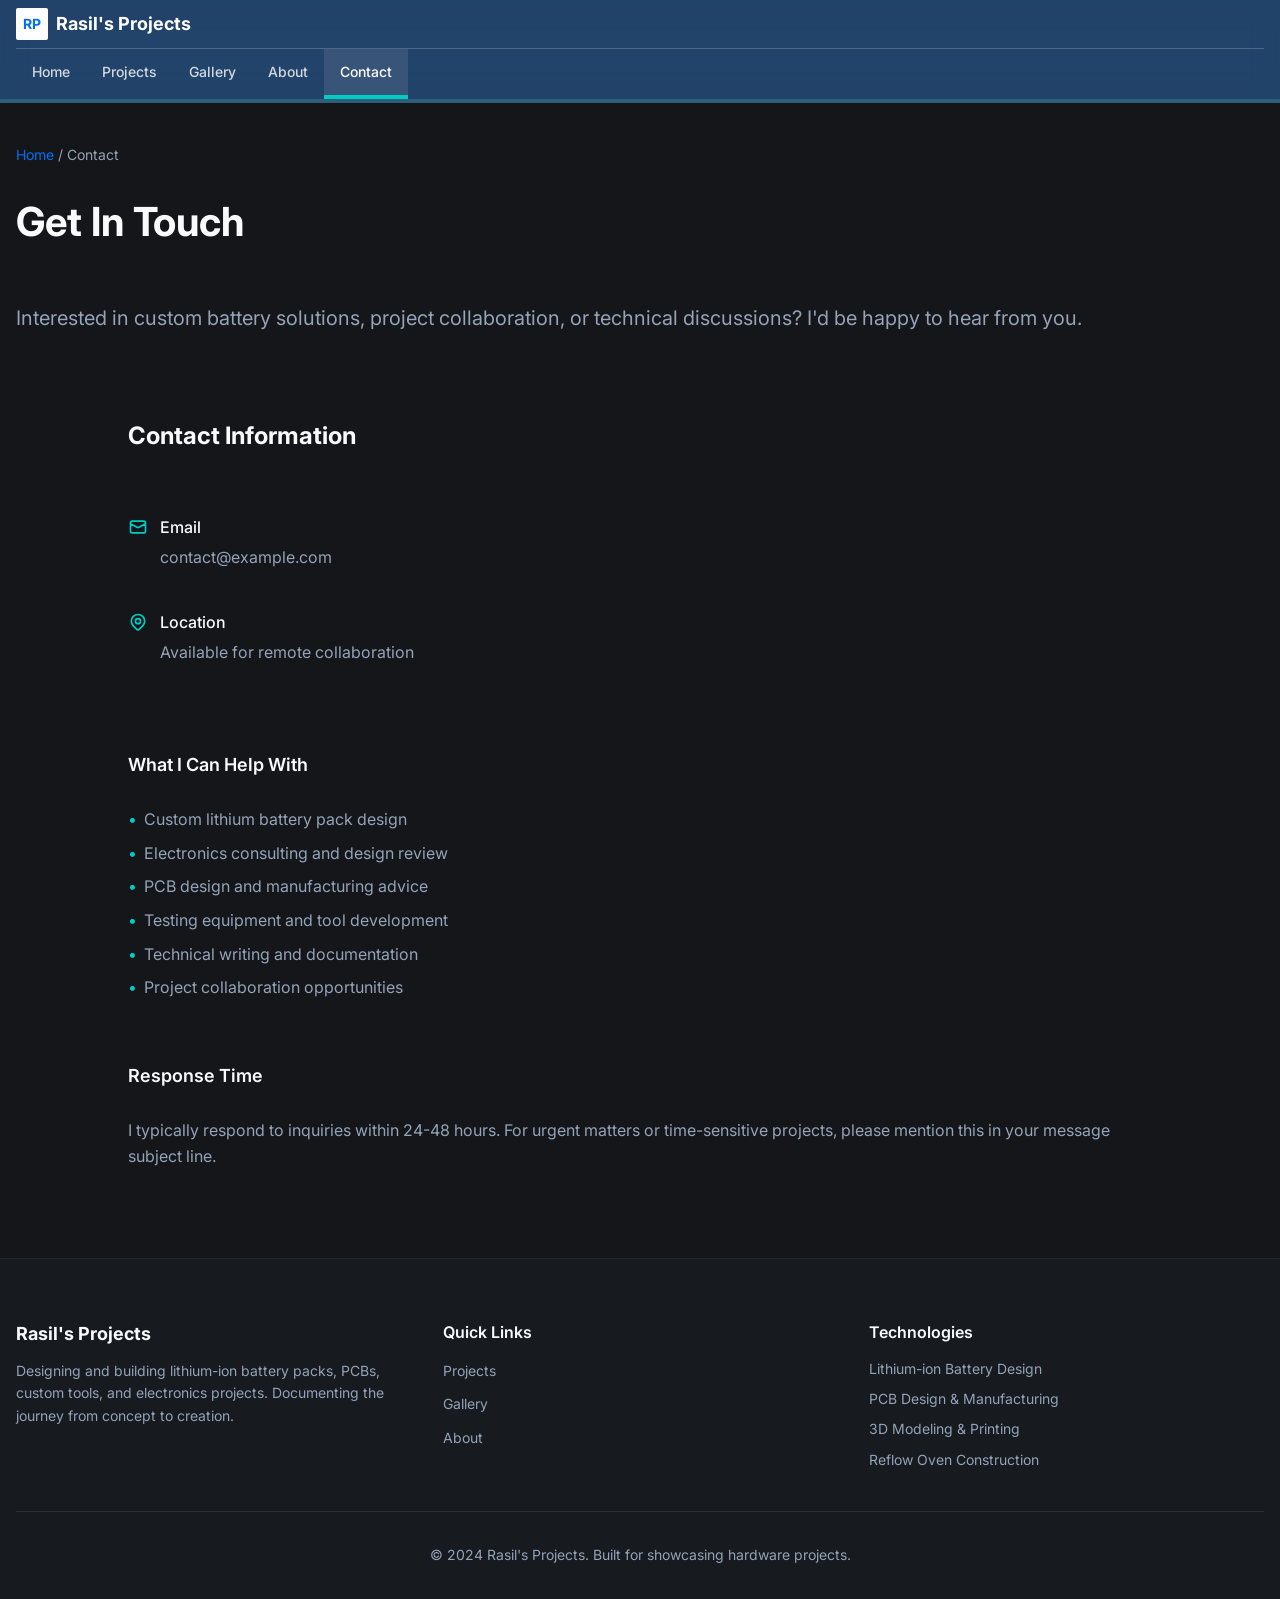
<file: contact.html>
<!doctype html>
<html lang="en">
  <head>
    <meta charset="UTF-8" />
    <meta name="viewport" content="width=device-width, initial-scale=1.0" />
    <title>Contact - Rasil's Projects</title>
    <link rel="stylesheet" href="styles.css" />
    <link
      href="https://fonts.googleapis.com/css2?family=Inter:wght@400;500;600;700&display=swap"
      rel="stylesheet"
    />
  </head>
  <body>
    <!-- Header -->
    <header class="header">
      <div class="header-container">
        <div class="header-top">
          <a href="index.html" class="logo">
            <div class="logo-icon">RP</div>
            <span class="logo-text">Rasil's Projects</span>
          </a>
          <button class="mobile-menu" aria-label="Menu">
            <svg
              class="icon"
              fill="none"
              stroke="currentColor"
              viewBox="0 0 24 24"
            >
              <path
                stroke-linecap="round"
                stroke-linejoin="round"
                stroke-width="2"
                d="M4 6h16M4 12h16M4 18h16"
              ></path>
            </svg>
          </button>
        </div>
        <nav class="nav">
          <ul class="nav-list">
            <li><a href="index.html" class="nav-link">Home</a></li>
            <li><a href="projects.html" class="nav-link">Projects</a></li>
            <li><a href="gallery.html" class="nav-link">Gallery</a></li>
            <li><a href="about.html" class="nav-link">About</a></li>
            <li><a href="contact.html" class="nav-link active">Contact</a></li>
          </ul>
        </nav>
      </div>
    </header>

    <!-- Main Content -->
    <main class="main">
      <!-- Breadcrumb -->
      <nav class="breadcrumb">
        <a href="index.html">Home</a> / <span>Contact</span>
      </nav>

      <div class="contact-content">
        <h1 class="page-title">Get In Touch</h1>
        <p class="page-description">
          Interested in custom battery solutions, project collaboration, or
          technical discussions? I'd be happy to hear from you.
        </p>

        <div class="contact-info-centered">
          <h2 class="info-title">Contact Information</h2>
          <div class="contact-details">
            <div class="contact-item">
              <svg
                class="contact-icon"
                fill="none"
                stroke="currentColor"
                viewBox="0 0 24 24"
              >
                <path
                  stroke-linecap="round"
                  stroke-linejoin="round"
                  stroke-width="2"
                  d="M3 8l7.89 4.26a2 2 0 002.22 0L21 8M5 19h14a2 2 0 002-2V7a2 2 0 00-2-2H5a2 2 0 00-2 2v10a2 2 0 002 2z"
                ></path>
              </svg>
              <div>
                <p class="contact-label">Email</p>
                <p class="contact-value">contact@example.com</p>
              </div>
            </div>

            <div class="contact-item">
              <svg
                class="contact-icon"
                fill="none"
                stroke="currentColor"
                viewBox="0 0 24 24"
              >
                <path
                  stroke-linecap="round"
                  stroke-linejoin="round"
                  stroke-width="2"
                  d="M17.657 16.657L13.414 20.9a1.998 1.998 0 01-2.827 0l-4.244-4.243a8 8 0 1111.314 0z"
                ></path>
                <path
                  stroke-linecap="round"
                  stroke-linejoin="round"
                  stroke-width="2"
                  d="M15 11a3 3 0 11-6 0 3 3 0 016 0z"
                ></path>
              </svg>
              <div>
                <p class="contact-label">Location</p>
                <p class="contact-value">Available for remote collaboration</p>
              </div>
            </div>
          </div>

          <div class="help-section">
            <h3 class="help-title">What I Can Help With</h3>
            <ul class="help-list">
              <li>Custom lithium battery pack design</li>
              <li>Electronics consulting and design review</li>
              <li>PCB design and manufacturing advice</li>
              <li>Testing equipment and tool development</li>
              <li>Technical writing and documentation</li>
              <li>Project collaboration opportunities</li>
            </ul>
          </div>

          <div class="response-section">
            <h3 class="response-title">Response Time</h3>
            <p class="response-text">
              I typically respond to inquiries within 24-48 hours. For urgent
              matters or time-sensitive projects, please mention this in your
              message subject line.
            </p>
          </div>
        </div>
      </div>
    </main>

    <!-- Footer -->
    <footer class="footer">
      <div class="footer-container">
        <div class="footer-grid">
          <div class="footer-section">
            <h3 class="footer-title">Rasil's Projects</h3>
            <p class="footer-description">
              Designing and building lithium-ion battery packs, PCBs, custom
              tools, and electronics projects. Documenting the journey from
              concept to creation.
            </p>
          </div>

          <div class="footer-section">
            <h4 class="footer-heading">Quick Links</h4>
            <ul class="footer-links">
              <li><a href="projects.html">Projects</a></li>
              <li><a href="gallery.html">Gallery</a></li>
              <li><a href="about.html">About</a></li>
            </ul>
          </div>

          <div class="footer-section">
            <h4 class="footer-heading">Technologies</h4>
            <ul class="footer-tech">
              <li>Lithium-ion Battery Design</li>
              <li>PCB Design & Manufacturing</li>
              <li>3D Modeling & Printing</li>
              <li>Reflow Oven Construction</li>
            </ul>
          </div>
        </div>

        <div class="footer-bottom">
          <p class="footer-copyright">
            © 2024 Rasil's Projects. Built for showcasing hardware projects.
          </p>
        </div>
      </div>
    </footer>

    <script src="script.js"></script>
  </body>
</html>
</file>
<file: styles.css>
/* Reset and Base Styles */
* {
  margin: 0;
  padding: 0;
  box-sizing: border-box;
}

/* Color variables based on the React app's design system */
:root {
  /* GOV.UK inspired dark theme for engineering portfolio */
  --background: hsl(220, 13%, 9%);
  --foreground: hsl(210, 40%, 98%);

  --card: hsl(220, 13%, 11%);
  --card-foreground: hsl(210, 40%, 98%);

  --popover: hsl(220, 13%, 11%);
  --popover-foreground: hsl(210, 40%, 98%);

  /* GOV.UK blue adapted for dark theme */
  --primary: hsl(212, 100%, 47%);
  --primary-foreground: hsl(0, 0%, 100%);

  --secondary: hsl(220, 13%, 15%);
  --secondary-foreground: hsl(210, 40%, 98%);

  --muted: hsl(220, 13%, 15%);
  --muted-foreground: hsl(215, 20.2%, 65.1%);

  /* Teal accent for engineering feel */
  --accent: hsl(178, 100%, 40%);
  --accent-foreground: hsl(0, 0%, 100%);

  --destructive: hsl(0, 84%, 60%);
  --destructive-foreground: hsl(0, 0%, 100%);

  --border: hsl(220, 13%, 20%);
  --input: hsl(220, 13%, 15%);
  --ring: hsl(212, 100%, 47%);

  --radius: 0.25rem;

  /* Engineering-specific colors */
  --success: hsl(120, 100%, 35%);
  --success-foreground: hsl(0, 0%, 100%);

  --warning: hsl(45, 100%, 55%);
  --warning-foreground: hsl(0, 0%, 0%);

  /* Header styling like GOV.UK */
  --header-bg: hsl(212, 100%, 47%);
  --header-text: hsl(0, 0%, 100%);

  /* Content sections */
  --section-bg: hsl(220, 13%, 11%);
  --section-border: hsl(220, 13%, 20%);
}

body {
  font-family:
    "Inter",
    -apple-system,
    BlinkMacSystemFont,
    "Segoe UI",
    "Roboto",
    sans-serif;
  background-color: var(--background);
  color: var(--foreground);
  line-height: 1.6;
  font-size: 16px;
}

/* Layout */
.main {
  max-width: 96rem;
  margin: 0 auto;
  padding: 0 1rem;
  padding-top: 9rem;
}

.container {
  max-width: 96rem;
  margin: 0 auto;
  padding: 0 1rem;
}

/* Header */
.header {
  position: fixed;
  top: 0;
  left: 0;
  right: 0;
  z-index: 50;
  background-color: hsla(212, 60%, 50%, 0.45);
  border-bottom: 4px solid hsla(178, 40%, 45%, 0.3);
  transition: all 0.3s ease;
  backdrop-filter: blur(16px);
}

.header.scrolled {
  background-color: hsla(212, 60%, 50%, 0.35);
  backdrop-filter: blur(24px);
  border-bottom: 1px solid hsla(178, 40%, 45%, 0.2);
  box-shadow: 0 10px 15px -3px rgba(0, 0, 0, 0.1);
}

.header-container {
  max-width: 96rem;
  margin: 0 auto;
  padding: 0 1rem;
}

.header-top {
  display: flex;
  align-items: center;
  justify-content: space-between;
  padding: 0.5rem 0;
}

.logo {
  display: flex;
  align-items: center;
  gap: 0.5rem;
  text-decoration: none;
  color: var(--header-text);
}

.logo-icon {
  width: 2rem;
  height: 2rem;
  background-color: var(--header-text);
  color: var(--header-bg);
  border-radius: 0.125rem;
  display: flex;
  align-items: center;
  justify-content: center;
  font-weight: 700;
  font-size: 0.875rem;
}

.logo-text {
  font-weight: 700;
  font-size: 1.125rem;
}

.mobile-menu {
  display: none;
  background: none;
  border: none;
  color: var(--header-text);
  cursor: pointer;
  padding: 0.5rem;
}

@media (max-width: 768px) {
  .mobile-menu {
    display: block;
  }
}

.nav {
  border-top: 1px solid hsla(0, 0%, 100%, 0.2);
  padding: 0;
}

.nav-list {
  display: flex;
  list-style: none;
  gap: 0;
}

.nav-link {
  display: block;
  padding: 0.75rem 1rem;
  font-size: 0.875rem;
  font-weight: 500;
  color: hsla(0, 0%, 100%, 0.8);
  text-decoration: none;
  border-bottom: 4px solid transparent;
  transition: all 0.2s ease;
}

.nav-link:hover {
  color: var(--header-text);
  border-bottom-color: hsla(0, 0%, 100%, 0.3);
}

.nav-link.active {
  color: var(--header-text);
  border-bottom-color: var(--accent);
  background-color: hsla(0, 0%, 100%, 0.1);
}

@media (max-width: 768px) {
  .nav {
    display: none;
  }
}

/* Typography */
h1,
h2,
h3,
h4,
h5,
h6 {
  font-weight: 700;
  line-height: 1.2;
  margin-top: 2rem;
  margin-bottom: 1.5rem;
  color: var(--foreground);
}

h1 {
  font-size: 2.5rem;
  margin-top: 2.5rem;
  margin-bottom: 2rem;
}

h2 {
  font-size: 1.875rem;
  margin-top: 3rem;
  margin-bottom: 2rem;
}

h3 {
  font-size: 1.25rem;
  margin-top: 2rem;
  margin-bottom: 1rem;
}

/* Special spacing for first elements */
.main > *:first-child,
.about-content > *:first-child,
.contact-content > *:first-child,
.page-content > *:first-child {
  margin-top: 0;
}

/* Section spacing within content areas */
.about-section h2:first-child,
.contact-info-centered h2:first-child {
  margin-top: 0;
}

p {
  margin-bottom: 1.5rem;
  color: var(--muted-foreground);
  line-height: 1.6;
}

/* Grid System */
.grid {
  display: grid;
  gap: 1.5rem;
}

.grid-2 {
  grid-template-columns: repeat(1, 1fr);
}

.grid-3 {
  grid-template-columns: repeat(1, 1fr);
}

@media (min-width: 768px) {
  .grid-2 {
    grid-template-columns: repeat(2, 1fr);
  }

  .grid-3 {
    grid-template-columns: repeat(2, 1fr);
  }
}

@media (min-width: 1024px) {
  .grid-3 {
    grid-template-columns: repeat(3, 1fr);
  }
}

/* Sections */
.section {
  padding: 4rem 0;
  border-bottom: 1px solid var(--border);
}

.section-header {
  display: flex;
  align-items: center;
  justify-content: space-between;
  margin-bottom: 2rem;
}

.section-title {
  font-size: 1.875rem;
  font-weight: 700;
  margin-top: 1rem;
  margin-bottom: 2rem;
  color: var(--foreground);
}

/* Hero Section */
.hero {
  padding: 4rem 0;
  border-bottom: 1px solid hsla(220, 13%, 20%, 0.6);
  background: linear-gradient(
    135deg,
    hsla(220, 13%, 9%, 0.95) 0%,
    hsla(220, 13%, 11%, 0.9) 100%
  );
}

.hero-content {
  max-width: 64rem;
}

.hero-title {
  font-size: 2.5rem;
  font-weight: 700;
  margin-top: 1rem;
  margin-bottom: 2rem;
  color: var(--foreground);
}

.hero-description {
  font-size: 1.25rem;
  color: var(--muted-foreground);
  margin-bottom: 2rem;
  line-height: 1.6;
}

.hero-buttons {
  display: flex;
  gap: 1rem;
  flex-wrap: wrap;
}

/* Buttons */
.btn {
  display: inline-flex;
  align-items: center;
  justify-content: center;
  gap: 0.5rem;
  padding: 0.75rem 1.5rem;
  font-size: 0.875rem;
  font-weight: 500;
  text-decoration: none;
  border: 2px solid;
  border-radius: 0;
  transition: all 0.2s ease;
  cursor: pointer;
  background: none;
  white-space: nowrap;
}

.btn-govuk {
  background-color: var(--success);
  color: var(--success-foreground);
  border-color: var(--success);
  font-weight: 700;
}

.btn-govuk:hover {
  background-color: hsl(120, 100%, 31%);
}

.btn-outline {
  border-color: var(--foreground);
  background-color: transparent;
  color: var(--foreground);
}

.btn-outline:hover {
  background-color: var(--foreground);
  color: var(--background);
}

/* Icons */
.icon {
  width: 1rem;
  height: 1rem;
  stroke-width: 2;
}

.icon-mr {
  margin-right: 0.5rem;
}

.icon-ml {
  margin-left: 0.5rem;
}

.service-icon {
  width: 3rem;
  height: 3rem;
  color: var(--accent);
  stroke-width: 2;
  margin-bottom: 1rem;
}

/* Cards */
.service-card {
  padding: 1.5rem;
  background-color: hsla(220, 13%, 11%, 0.6);
  border: 1px solid hsla(220, 13%, 20%, 0.8);
  transition: all 0.2s ease;
}

.service-card:hover {
  background-color: hsla(220, 13%, 11%, 0.9);
  border-color: hsla(220, 13%, 20%, 1);
}

.service-title {
  font-size: 1.25rem;
  font-weight: 600;
  margin-bottom: 0.5rem;
  color: var(--foreground);
}

.service-description {
  color: var(--muted-foreground);
  margin-bottom: 0;
}

.project-card,
.blog-card {
  border: 1px solid hsla(220, 13%, 20%, 0.8);
  transition: all 0.2s ease;
  cursor: pointer;
  text-decoration: none;
  color: inherit;
  display: block;
  background-color: hsla(220, 13%, 11%, 0.4);
  backdrop-filter: blur(4px);
}

.project-card:hover,
.blog-card:hover {
  background-color: hsla(220, 13%, 11%, 0.7);
  border-color: hsla(220, 13%, 20%, 1);
}

.project-image,
.blog-image {
  width: 100%;
  height: 12rem;
  object-fit: cover;
  display: block;
}

.project-content,
.blog-content {
  padding: 1.5rem;
  space-y: 1rem;
}

.project-title,
.blog-title {
  font-size: 1.25rem;
  font-weight: 600;
  margin-bottom: 0.5rem;
  color: var(--foreground);
}

.project-title a,
.blog-title a {
  color: var(--foreground);
  text-decoration: none;
}

.project-title a:hover,
.blog-title a:hover {
  color: var(--foreground);
  text-decoration: none;
}

.project-description,
.blog-summary {
  color: var(--muted-foreground);
  font-size: 0.875rem;
  margin-bottom: 1rem;
  display: -webkit-box;
  -webkit-line-clamp: 3;
  -webkit-box-orient: vertical;
  overflow: hidden;
}

.project-meta,
.blog-meta {
  display: flex;
  align-items: center;
  justify-content: space-between;
  margin-top: 1rem;
}

.blog-meta-info {
  display: flex;
  align-items: center;
  gap: 1rem;
  font-size: 0.875rem;
  color: var(--muted-foreground);
}

.project-link,
.blog-link {
  color: var(--primary);
  text-decoration: none;
  font-size: 0.875rem;
  font-weight: 500;
}

.project-link:hover,
.blog-link:hover {
  text-decoration: underline;
}

/* Badges */
.badge {
  font-size: 0.75rem;
  padding: 0.25rem 0.5rem;
  border: 1px solid;
  font-weight: 500;
  text-transform: uppercase;
  display: inline-flex;
  align-items: center;
  gap: 0.25rem;
}

.badge-success {
  border-color: var(--success);
  color: var(--success);
}

.badge-accent {
  border-color: var(--accent);
  color: var(--accent);
}

.badge-warning {
  border-color: var(--warning);
  color: var(--warning);
}

.badge-muted {
  border-color: var(--muted);
  color: var(--muted-foreground);
}

.badge-icon {
  width: 0.75rem;
  height: 0.75rem;
}

/* Footer */
.footer {
  background-color: hsla(220, 13%, 11%, 0.95);
  border-top: 1px solid hsla(220, 13%, 20%, 0.6);
  margin-top: 4rem;
  backdrop-filter: blur(8px);
}

.footer-container {
  max-width: 96rem;
  margin: 0 auto;
  padding: 2rem 1rem;
}

.footer-grid {
  display: grid;
  grid-template-columns: repeat(1, 1fr);
  gap: 2rem;
  margin-bottom: 2rem;
}

@media (min-width: 768px) {
  .footer-grid {
    grid-template-columns: repeat(3, 1fr);
  }
}

.footer-section {
  space-y: 1rem;
}

.footer-title {
  font-size: 1.125rem;
  font-weight: 700;
  margin-bottom: 1rem;
  color: var(--foreground);
}

.footer-heading {
  font-weight: 600;
  margin-bottom: 1rem;
  color: var(--foreground);
}

.footer-description {
  font-size: 0.875rem;
  color: var(--muted-foreground);
  margin-bottom: 0;
}

.footer-links,
.footer-tech {
  list-style: none;
  space-y: 0.5rem;
}

.footer-links li,
.footer-tech li {
  margin-bottom: 0.5rem;
}

.footer-links a {
  color: var(--muted-foreground);
  text-decoration: none;
  font-size: 0.875rem;
  transition: color 0.2s ease;
}

.footer-links a:hover {
  color: var(--foreground);
}

.footer-tech li {
  font-size: 0.875rem;
  color: var(--muted-foreground);
}

.footer-bottom {
  border-top: 1px solid var(--border);
  padding-top: 2rem;
  text-align: center;
}

.footer-copyright {
  font-size: 0.875rem;
  color: var(--muted-foreground);
  margin-bottom: 0;
}

/* Responsive Design */
@media (max-width: 768px) {
  .main {
    padding-top: 6rem;
  }

  .hero-title {
    font-size: 2rem;
  }

  .hero-description {
    font-size: 1.125rem;
  }

  .section-header {
    flex-direction: column;
    align-items: flex-start;
    gap: 1rem;
  }

  .hero-buttons {
    flex-direction: column;
    align-items: flex-start;
  }
}

/* Breadcrumb */
.breadcrumb {
  margin-bottom: 2rem;
  font-size: 0.875rem;
  color: var(--muted-foreground);
}

.breadcrumb a {
  color: var(--primary);
  text-decoration: none;
}

.breadcrumb a:hover {
  text-decoration: underline;
}

/* Page Content */
.page-content {
  padding: 2rem 0;
  background: linear-gradient(
    180deg,
    hsla(220, 13%, 9%, 0.4) 0%,
    hsla(220, 13%, 9%, 0.1) 100%
  );
}

.page-title {
  font-size: 2.5rem;
  font-weight: 700;
  margin-top: 2rem;
  margin-bottom: 2rem;
  color: var(--foreground);
}

.page-description {
  font-size: 1.25rem;
  color: var(--muted-foreground);
  margin-bottom: 2rem;
  line-height: 1.6;
}

/* Filter Section */
.filter-section {
  border: 1px solid hsla(220, 13%, 20%, 0.8);
  padding: 1.5rem;
  margin-bottom: 2rem;
  background-color: hsla(220, 13%, 11%, 0.6);
  backdrop-filter: blur(8px);
}

.filter-header {
  display: flex;
  align-items: center;
  gap: 0.5rem;
  font-size: 1.125rem;
  font-weight: 600;
  margin-bottom: 1rem;
  color: var(--foreground);
}

.filter-grid {
  display: grid;
  grid-template-columns: repeat(1, 1fr);
  gap: 1rem;
}

@media (min-width: 768px) {
  .filter-grid {
    grid-template-columns: repeat(3, 1fr);
  }
}

.filter-item {
  display: flex;
  flex-direction: column;
  gap: 0.5rem;
}

.filter-item label {
  display: block;
  font-size: 0.875rem;
  font-weight: 500;
  margin-bottom: 0.5rem;
  color: var(--foreground);
}

.search-input {
  position: relative;
}

.autocomplete-suggestions {
  position: absolute;
  top: 100%;
  left: 0;
  right: 0;
  background-color: var(--popover);
  border: 1px solid var(--border);
  border-top: none;
  border-radius: 0 0 var(--radius) var(--radius);
  max-height: 200px;
  overflow-y: auto;
  z-index: 1000;
  display: none;
}

.autocomplete-suggestion {
  padding: 0.5rem 0.75rem;
  cursor: pointer;
  color: var(--foreground);
  border-bottom: 1px solid var(--border);
  transition: background-color 0.2s ease;
}

.autocomplete-suggestion:hover,
.autocomplete-suggestion.highlighted {
  background-color: var(--accent);
  color: var(--accent-foreground);
}

.autocomplete-suggestion:last-child {
  border-bottom: none;
}

.search-icon {
  position: absolute;
  left: 0.75rem;
  top: 50%;
  transform: translateY(-50%);
  width: 1rem;
  height: 1rem;
  color: var(--muted-foreground);
}

.form-input {
  width: 100%;
  height: 2.5rem;
  padding: 0.5rem 0.75rem;
  border: 1px solid var(--border);
  background-color: var(--background);
  color: var(--foreground);
  border-radius: var(--radius);
}

.form-input[type="search"] {
  padding-left: 2.5rem;
}

.form-select {
  width: 100%;
  height: 2.5rem;
  padding: 0.5rem 0.75rem;
  border: 1px solid var(--border);
  background-color: var(--background);
  color: var(--foreground);
  border-radius: var(--radius);
}

.form-textarea {
  width: 100%;
  padding: 0.75rem;
  border: 1px solid var(--border);
  background-color: var(--background);
  color: var(--foreground);
  border-radius: var(--radius);
  resize: vertical;
  min-height: 120px;
}

.btn-sm {
  padding: 0.5rem 1rem;
  font-size: 0.875rem;
  height: auto;
}

.filter-results {
  display: flex;
  align-items: center;
  justify-content: space-between;
  padding-top: 1rem;
  border-top: 1px solid var(--border);
}

.results-count {
  font-size: 0.875rem;
  color: var(--muted-foreground);
}

/* Projects Grid */
.projects-grid {
  display: grid;
  grid-template-columns: repeat(1, 1fr);
  gap: 1.5rem;
  margin-bottom: 4rem;
}

@media (min-width: 768px) {
  .projects-grid {
    grid-template-columns: repeat(2, 1fr);
  }
}

@media (min-width: 1024px) {
  .projects-grid {
    grid-template-columns: repeat(3, 1fr);
  }
}

.project-status-category {
  display: flex;
  align-items: center;
  gap: 1rem;
  margin-bottom: 1rem;
}

.category-text {
  font-size: 0.75rem;
  color: var(--muted-foreground);
}

.project-relationships {
  margin-bottom: 1rem;
}

.relationship-item {
  display: flex;
  align-items: center;
  gap: 0.5rem;
  font-size: 0.75rem;
  color: var(--muted-foreground);
}

.project-dates {
  display: flex;
  align-items: center;
  gap: 1rem;
  font-size: 0.75rem;
  color: var(--muted-foreground);
  margin-bottom: 1rem;
}

.date-item {
  display: flex;
  align-items: center;
  gap: 0.25rem;
}

.project-tags {
  display: flex;
  flex-wrap: wrap;
  gap: 0.5rem;
  margin-bottom: 1rem;
}

.tag {
  font-size: 0.75rem;
  padding: 0.25rem 0.5rem;
  border: 1px solid var(--border);
  background: none;
  color: var(--muted-foreground);
  cursor: pointer;
  transition: all 0.2s ease;
}

.tag:hover {
  background-color: var(--accent);
  color: var(--accent-foreground);
}

.project-link-container {
  padding-top: 1rem;
  border-top: 1px solid var(--border);
}

/* Blog Grid */
.blog-grid {
  display: grid;
  grid-template-columns: repeat(1, 1fr);
  gap: 1.5rem;
  margin-bottom: 4rem;
}

@media (min-width: 768px) {
  .blog-grid {
    grid-template-columns: repeat(2, 1fr);
  }
}

@media (min-width: 1024px) {
  .blog-grid {
    grid-template-columns: repeat(3, 1fr);
  }
}

.blog-meta-info {
  display: flex;
  align-items: center;
  gap: 1rem;
}

.meta-item {
  display: flex;
  align-items: center;
  gap: 0.25rem;
  font-size: 0.875rem;
  color: var(--muted-foreground);
}

.blog-tags {
  display: flex;
  flex-wrap: wrap;
  gap: 0.5rem;
  margin-bottom: 1rem;
}

.blog-link-container {
  padding-top: 1rem;
  border-top: 1px solid var(--border);
}

/* Gallery Grid */
.gallery-grid {
  display: grid;
  grid-template-columns: repeat(1, 1fr);
  gap: 1rem;
  margin-bottom: 4rem;
}

@media (min-width: 640px) {
  .gallery-grid {
    grid-template-columns: repeat(2, 1fr);
  }
}

@media (min-width: 768px) {
  .gallery-grid {
    grid-template-columns: repeat(3, 1fr);
  }
}

@media (min-width: 1024px) {
  .gallery-grid {
    grid-template-columns: repeat(4, 1fr);
  }
}

.gallery-item {
  position: relative;
  border: 1px solid hsla(220, 13%, 20%, 0.6);
  transition: all 0.2s ease;
  cursor: pointer;
  background-color: hsla(220, 13%, 11%, 0.3);
  backdrop-filter: blur(2px);
}

.gallery-item:hover {
  background-color: hsla(220, 13%, 11%, 0.7);
  border-color: hsla(220, 13%, 20%, 0.9);
}

.gallery-image {
  width: 100%;
  height: 12rem;
  object-fit: cover;
  display: block;
}

.gallery-overlay {
  position: absolute;
  inset: 0;
  background-color: rgba(0, 0, 0, 0.6);
  opacity: 0;
  transition: opacity 0.2s ease;
  display: flex;
  align-items: center;
  justify-content: center;
  gap: 0.5rem;
}

.gallery-item:hover .gallery-overlay {
  opacity: 1;
}

.overlay-buttons {
  display: flex;
  gap: 0.5rem;
}

.overlay-buttons .btn {
  background-color: rgba(255, 255, 255, 0.1);
  color: white;
  border-color: rgba(255, 255, 255, 0.2);
}

.gallery-info {
  padding: 0.75rem;
}

.gallery-title {
  font-weight: 500;
  font-size: 0.875rem;
  margin-bottom: 0.5rem;
  display: -webkit-box;
  -webkit-line-clamp: 1;
  -webkit-box-orient: vertical;
  overflow: hidden;
}

.gallery-description {
  font-size: 0.75rem;
  color: var(--muted-foreground);
  margin-bottom: 0.5rem;
  display: -webkit-box;
  -webkit-line-clamp: 2;
  -webkit-box-orient: vertical;
  overflow: hidden;
}

.gallery-tags {
  display: flex;
  flex-wrap: wrap;
  gap: 0.25rem;
}

.gallery-tags .tag {
  font-size: 0.625rem;
  padding: 0.125rem 0.25rem;
}

/* Modal */
.modal {
  position: fixed;
  inset: 0;
  background-color: rgba(0, 0, 0, 0.85);
  backdrop-filter: blur(16px);
  z-index: 50;
  display: none;
  align-items: center;
  justify-content: center;
  padding: 1rem;
}

.modal.show {
  display: flex;
}

.modal-content {
  position: relative;
  max-width: 64rem;
  max-height: 100%;
}

.modal-close {
  position: absolute;
  top: 1rem;
  right: 1rem;
  background-color: rgba(255, 255, 255, 0.1);
  color: white;
  border: 1px solid rgba(255, 255, 255, 0.2);
  width: 2.5rem;
  height: 2.5rem;
  border-radius: var(--radius);
  display: flex;
  align-items: center;
  justify-content: center;
  cursor: pointer;
  z-index: 10;
}

.modal-image {
  max-width: 100%;
  max-height: 100%;
  object-fit: contain;
}

.modal-info {
  position: absolute;
  bottom: 1rem;
  left: 1rem;
  right: 1rem;
  background-color: rgba(0, 0, 0, 0.75);
  backdrop-filter: blur(16px);
  color: white;
  padding: 1rem;
  border-radius: var(--radius);
  border: 1px solid rgba(255, 255, 255, 0.1);
}

.modal-title {
  font-size: 1.125rem;
  font-weight: 600;
  margin-bottom: 0.5rem;
}

.modal-description {
  font-size: 0.875rem;
  margin-bottom: 1rem;
}

.modal-actions {
  display: flex;
  align-items: center;
  justify-content: space-between;
}

.modal-tags {
  display: flex;
  flex-wrap: wrap;
  gap: 0.5rem;
}

.modal-tags .tag {
  background-color: rgba(255, 255, 255, 0.2);
  border: none;
  color: white;
  border-radius: var(--radius);
}

/* Stats Section */
.stats-section {
  border-top: 1px solid var(--border);
  padding-top: 2rem;
  margin-top: 4rem;
}

.stats-grid {
  display: grid;
  grid-template-columns: repeat(1, 1fr);
  gap: 2rem;
  text-align: center;
}

@media (min-width: 768px) {
  .stats-grid {
    grid-template-columns: repeat(4, 1fr);
  }
}

.stat-item {
  display: flex;
  flex-direction: column;
  gap: 0.5rem;
}

.stat-number {
  font-size: 1.5rem;
  font-weight: 700;
  color: var(--primary);
}

.stat-label {
  color: var(--muted-foreground);
}

/* About Page Styles */
.about-content {
  max-width: 64rem;
  margin: 0 auto;
  padding: 2rem 0;
}

.about-section {
  margin-bottom: 4rem;
  padding-top: 1rem;
}

.border-section {
  border-top: 1px solid var(--border);
  padding-top: 3rem;
  margin-top: 2rem;
}

.about-text {
  display: flex;
  flex-direction: column;
  gap: 1.5rem;
}

.intro-text {
  font-size: 1.125rem;
  color: var(--muted-foreground);
  line-height: 1.6;
}

.services-grid {
  display: grid;
  grid-template-columns: repeat(1, 1fr);
  gap: 2rem;
}

@media (min-width: 768px) {
  .services-grid {
    grid-template-columns: repeat(2, 1fr);
  }
}

.service-item {
  display: flex;
  flex-direction: column;
  gap: 1rem;
}

.service-title {
  font-size: 1.25rem;
  font-weight: 600;
  color: var(--foreground);
  margin-top: 0.5rem;
  margin-bottom: 1rem;
}

.service-text {
  color: var(--muted-foreground);
  line-height: 1.6;
}

.approach-list {
  display: flex;
  flex-direction: column;
  gap: 1.5rem;
}

.approach-item {
  border-left: 4px solid var(--accent);
  padding-left: 1.5rem;
  display: flex;
  flex-direction: column;
  gap: 0.5rem;
}

.approach-title {
  font-size: 1.125rem;
  font-weight: 600;
  color: var(--foreground);
  margin-bottom: 0.75rem;
}

.approach-text {
  color: var(--muted-foreground);
  line-height: 1.6;
}

.goals-content {
  display: flex;
  flex-direction: column;
  gap: 1.5rem;
}

.goals-text {
  color: var(--muted-foreground);
  line-height: 1.6;
}

.goals-list {
  list-style: none;
  display: flex;
  flex-direction: column;
  gap: 0.75rem;
}

.goal-item {
  display: flex;
  align-items: flex-start;
  gap: 0.75rem;
}

.goal-icon {
  width: 1.25rem;
  height: 1.25rem;
  color: var(--accent);
  margin-top: 0.125rem;
  flex-shrink: 0;
}

.tech-grid {
  display: grid;
  grid-template-columns: repeat(1, 1fr);
  gap: 2rem;
}

@media (min-width: 768px) {
  .tech-grid {
    grid-template-columns: repeat(3, 1fr);
  }
}

.tech-category {
  display: flex;
  flex-direction: column;
  gap: 1rem;
}

.tech-title {
  font-weight: 600;
  color: var(--foreground);
  margin-top: 0.5rem;
  margin-bottom: 1rem;
}

.tech-list {
  list-style: none;
  display: flex;
  flex-direction: column;
  gap: 0.5rem;
}

.tech-list li {
  font-size: 0.875rem;
  color: var(--muted-foreground);
}

.contact-content {
  display: flex;
  flex-direction: column;
  gap: 1.5rem;
}

.contact-text {
  color: var(--muted-foreground);
}

.contact-buttons {
  display: flex;
  gap: 1rem;
  flex-wrap: wrap;
}

/* Contact Page Styles */
.contact-grid {
  display: grid;
  grid-template-columns: repeat(1, 1fr);
  gap: 3rem;
  margin-top: 3rem;
}

@media (min-width: 1024px) {
  .contact-grid {
    grid-template-columns: repeat(2, 1fr);
  }
}

.contact-form-section {
  display: flex;
  flex-direction: column;
  gap: 1.5rem;
}

.form-title {
  font-size: 1.5rem;
  font-weight: 700;
  margin-bottom: 1.5rem;
  color: var(--foreground);
}

.contact-form {
  display: flex;
  flex-direction: column;
  gap: 1.5rem;
}

.form-row {
  display: grid;
  grid-template-columns: repeat(1, 1fr);
  gap: 1rem;
}

@media (min-width: 768px) {
  .form-row {
    grid-template-columns: repeat(2, 1fr);
  }
}

.form-group {
  display: flex;
  flex-direction: column;
  gap: 0.5rem;
}

.form-label {
  display: block;
  font-size: 0.875rem;
  font-weight: 500;
  color: var(--foreground);
}

.form-submit {
  width: 100%;
}

.form-note {
  font-size: 0.875rem;
  color: var(--muted-foreground);
  margin-top: 1rem;
}

.contact-info-section {
  display: flex;
  flex-direction: column;
  gap: 2rem;
}

.contact-info-centered {
  max-width: 64rem;
  margin: 0 auto;
  display: flex;
  flex-direction: column;
  gap: 2rem;
  padding-top: 2rem;
}

.info-title {
  font-size: 1.5rem;
  font-weight: 700;
  margin-top: 1.5rem;
  margin-bottom: 2rem;
  color: var(--foreground);
}

.contact-details {
  display: flex;
  flex-direction: column;
  gap: 1rem;
}

.contact-item {
  display: flex;
  align-items: flex-start;
  gap: 0.75rem;
}

.contact-icon {
  width: 1.25rem;
  height: 1.25rem;
  color: var(--accent);
  margin-top: 0.125rem;
  flex-shrink: 0;
}

.contact-label {
  font-weight: 500;
  color: var(--foreground);
  margin-bottom: 0.25rem;
}

.contact-value {
  color: var(--muted-foreground);
}

.help-section,
.response-section {
  display: flex;
  flex-direction: column;
  gap: 1rem;
}

.help-title,
.response-title {
  font-size: 1.125rem;
  font-weight: 600;
  color: var(--foreground);
  margin-top: 2rem;
  margin-bottom: 1rem;
}

.help-list {
  list-style: none;
  display: flex;
  flex-direction: column;
  gap: 0.5rem;
}

.help-list li {
  color: var(--muted-foreground);
  position: relative;
  padding-left: 1rem;
}

.help-list li::before {
  content: "•";
  position: absolute;
  left: 0;
  color: var(--accent);
}

.response-text {
  color: var(--muted-foreground);
}

/* Project Detail Page */
.project-detail-content {
  max-width: 80rem;
  margin: 0 auto;
  padding: 2rem 0;
}

.project-header {
  display: grid;
  grid-template-columns: 1fr;
  gap: 2rem;
  margin-bottom: 3rem;
  padding-bottom: 2rem;
  border-bottom: 1px solid var(--border);
}

@media (min-width: 1024px) {
  .project-header {
    grid-template-columns: 1fr 1.5fr;
  }
}

.project-cover-image {
  width: 100%;
  max-height: 400px;
  object-fit: cover;
  border-radius: var(--radius);
}

.project-header-content {
  display: flex;
  flex-direction: column;
  gap: 1.5rem;
}

.project-detail-title {
  font-size: 2.5rem;
  font-weight: 700;
  color: var(--foreground);
  line-height: 1.2;
}

.project-detail-description {
  font-size: 1.125rem;
  color: var(--muted-foreground);
  line-height: 1.6;
}

.project-meta-info {
  display: flex;
  flex-direction: column;
  gap: 1rem;
}

.meta-row {
  display: flex;
  gap: 2rem;
  flex-wrap: wrap;
}

.meta-item {
  display: flex;
  align-items: center;
  gap: 0.5rem;
}

.meta-label {
  font-weight: 600;
  color: var(--foreground);
}

.project-detail-tags {
  display: flex;
  flex-wrap: wrap;
  gap: 0.5rem;
}

.project-detail-body {
  display: grid;
  grid-template-columns: 1fr;
  gap: 3rem;
  margin-bottom: 3rem;
}

@media (min-width: 1024px) {
  .project-detail-body {
    grid-template-columns: 2fr 1fr;
  }
}

.project-content-section {
  prose: true;
  max-width: none;
}

.project-content-section h1,
.project-content-section h2,
.project-content-section h3,
.project-content-section h4 {
  color: var(--foreground);
  margin-top: 2rem;
  margin-bottom: 1rem;
}

.project-content-section h1 {
  font-size: 1.875rem;
  border-bottom: 2px solid var(--accent);
  padding-bottom: 0.5rem;
}

.project-content-section h2 {
  font-size: 1.5rem;
}

.project-content-section h3 {
  font-size: 1.25rem;
}

.project-content-section p {
  color: var(--muted-foreground);
  margin-bottom: 1rem;
  line-height: 1.6;
}

.project-content-section ul,
.project-content-section ol {
  color: var(--muted-foreground);
  margin-bottom: 1rem;
  padding-left: 1.5rem;
}

.project-content-section li {
  margin-bottom: 0.5rem;
}

.project-sidebar {
  display: flex;
  flex-direction: column;
  gap: 2rem;
}

.sidebar-section {
  border: 1px solid hsla(220, 13%, 20%, 0.8);
  padding: 1.5rem;
  border-radius: var(--radius);
  background-color: hsla(220, 13%, 11%, 0.6);
  backdrop-filter: blur(4px);
}

.sidebar-title {
  font-size: 1.125rem;
  font-weight: 600;
  color: var(--foreground);
  margin-bottom: 1rem;
}

.sidebar-list {
  list-style: none;
  display: flex;
  flex-direction: column;
  gap: 0.5rem;
}

.sidebar-list li {
  color: var(--muted-foreground);
  font-size: 0.875rem;
  position: relative;
  padding-left: 1rem;
}

.sidebar-list li::before {
  content: "•";
  position: absolute;
  left: 0;
  color: var(--accent);
}

.related-projects {
  display: flex;
  flex-direction: column;
  gap: 1rem;
}

.related-project-item {
  padding: 1rem;
  border: 1px solid var(--border);
  border-radius: var(--radius);
  text-decoration: none;
  color: inherit;
  transition: all 0.2s ease;
}

.related-project-item:hover {
  border-color: var(--accent);
  background-color: var(--card);
}

.related-project-title {
  font-weight: 600;
  color: var(--foreground);
  margin-bottom: 0.5rem;
}

.related-project-description {
  font-size: 0.875rem;
  color: var(--muted-foreground);
}

.project-gallery-section {
  margin-bottom: 3rem;
}

.project-gallery {
  display: grid;
  grid-template-columns: repeat(auto-fit, minmax(200px, 1fr));
  gap: 1rem;
}

.project-gallery-item {
  border: 1px solid var(--border);
  border-radius: var(--radius);
  overflow: hidden;
  cursor: pointer;
  transition: border-color 0.2s ease;
}

.project-gallery-item:hover {
  border-color: var(--accent);
}

.project-gallery-image {
  width: 100%;
  height: 150px;
  object-fit: cover;
}

.project-navigation {
  display: flex;
  justify-content: center;
  padding-top: 2rem;
  border-top: 1px solid var(--border);
}

/* Utility Classes */
.text-center {
  text-align: center;
}

.hidden {
  display: none;
}

.space-y-1rem > * + * {
  margin-top: 1rem;
}

.space-y-2rem > * + * {
  margin-top: 2rem;
}

/* Scrollbar Styling */
::-webkit-scrollbar {
  width: 8px;
}

::-webkit-scrollbar-track {
  background: var(--background);
}

::-webkit-scrollbar-thumb {
  background: var(--border);
  border-radius: 4px;
}

::-webkit-scrollbar-thumb:hover {
  background: var(--muted);
}
</file>
